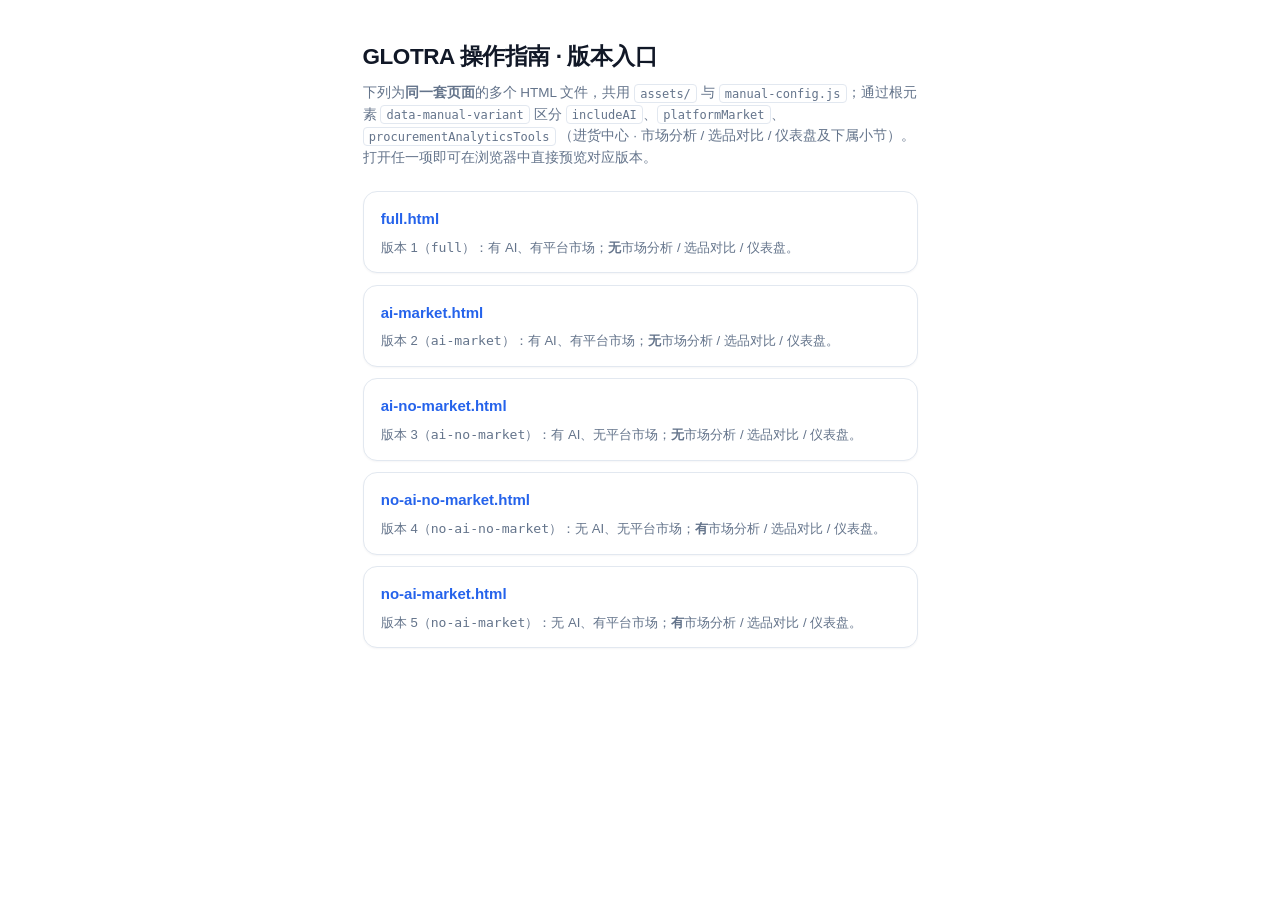
<file: docs_static/index.html>
<!DOCTYPE html>
<html lang="zh-CN">
  <head>
    <meta charset="utf-8" />
    <meta http-equiv="refresh" content="0; url=versions.html" />
    <title>GLOTRA 操作指南</title>
    <link rel="canonical" href="versions.html" />
  </head>
  <body>
    <p>正在跳转到 <a href="versions.html">版本入口</a>…</p>
    <p>若未自动跳转，请直接打开具体版本，例如 <a href="ai-market.html">ai-market.html</a>。</p>
  </body>
</html>
</file>
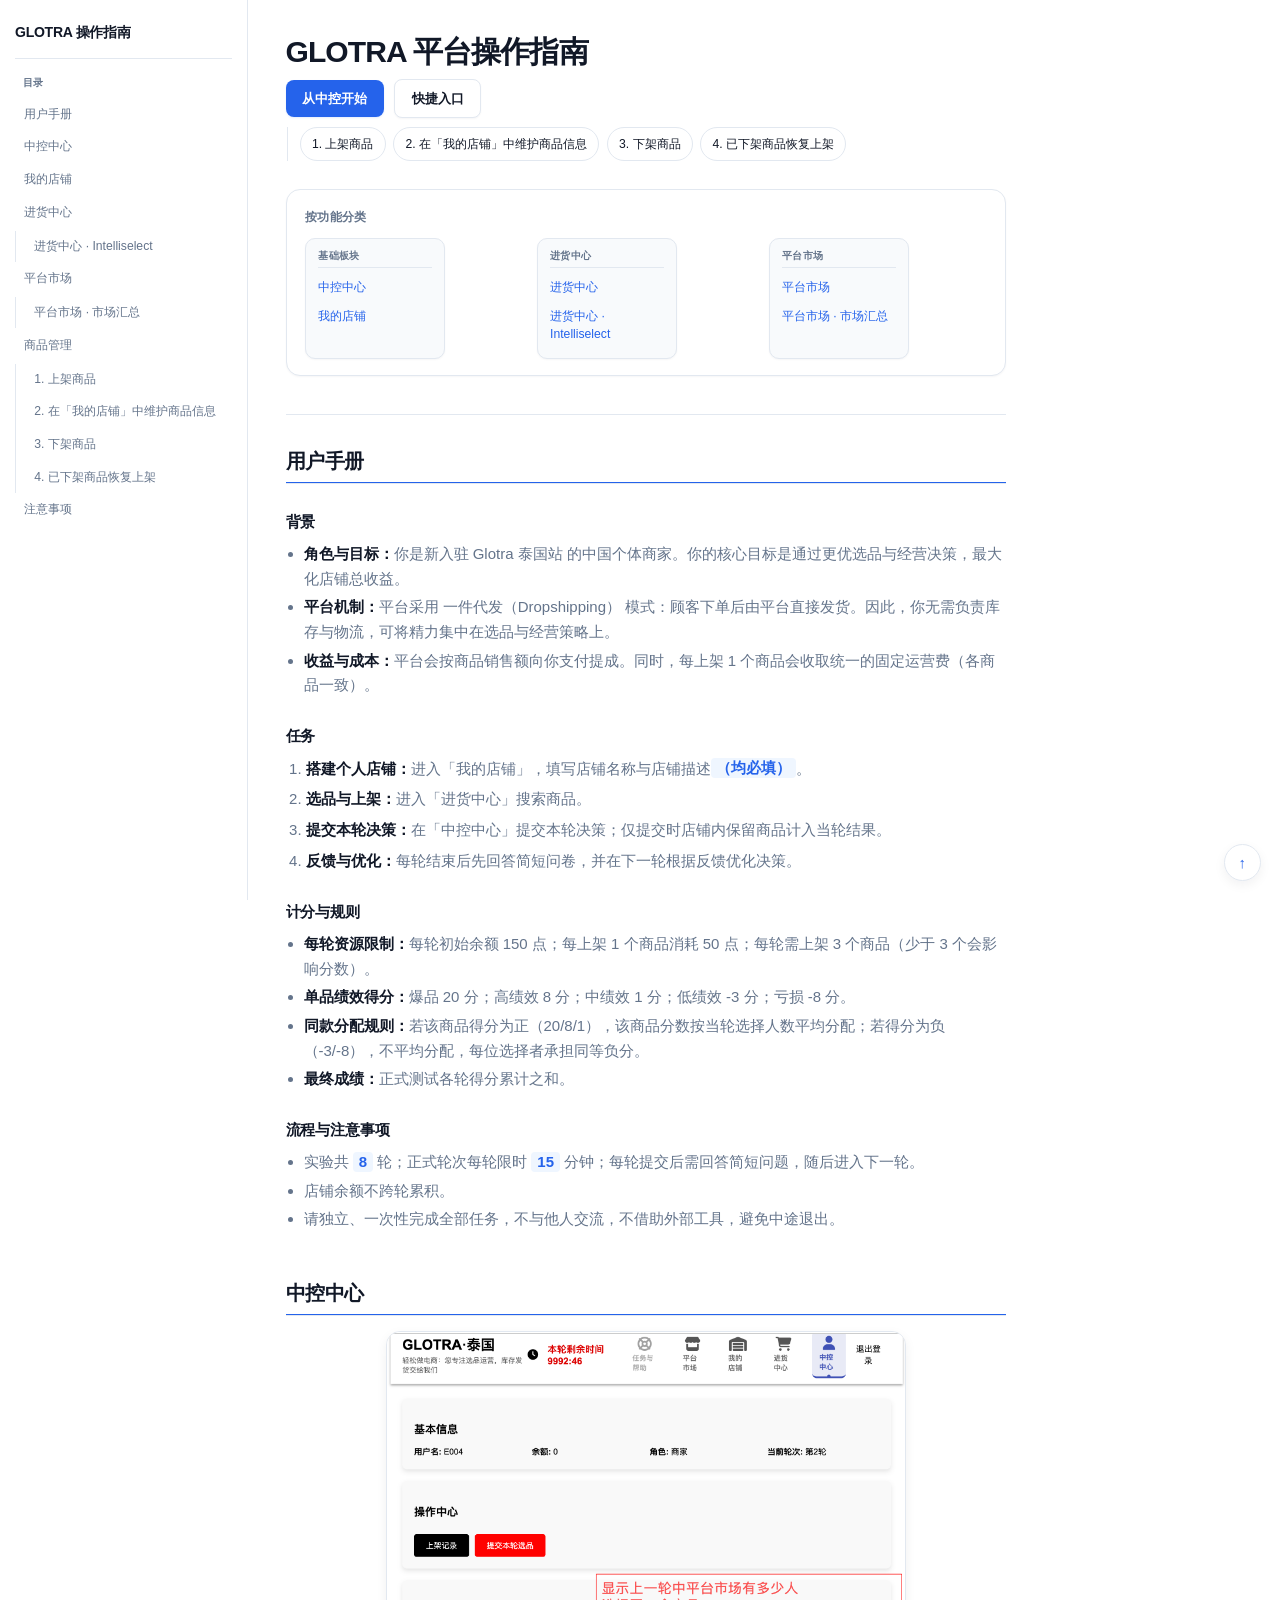
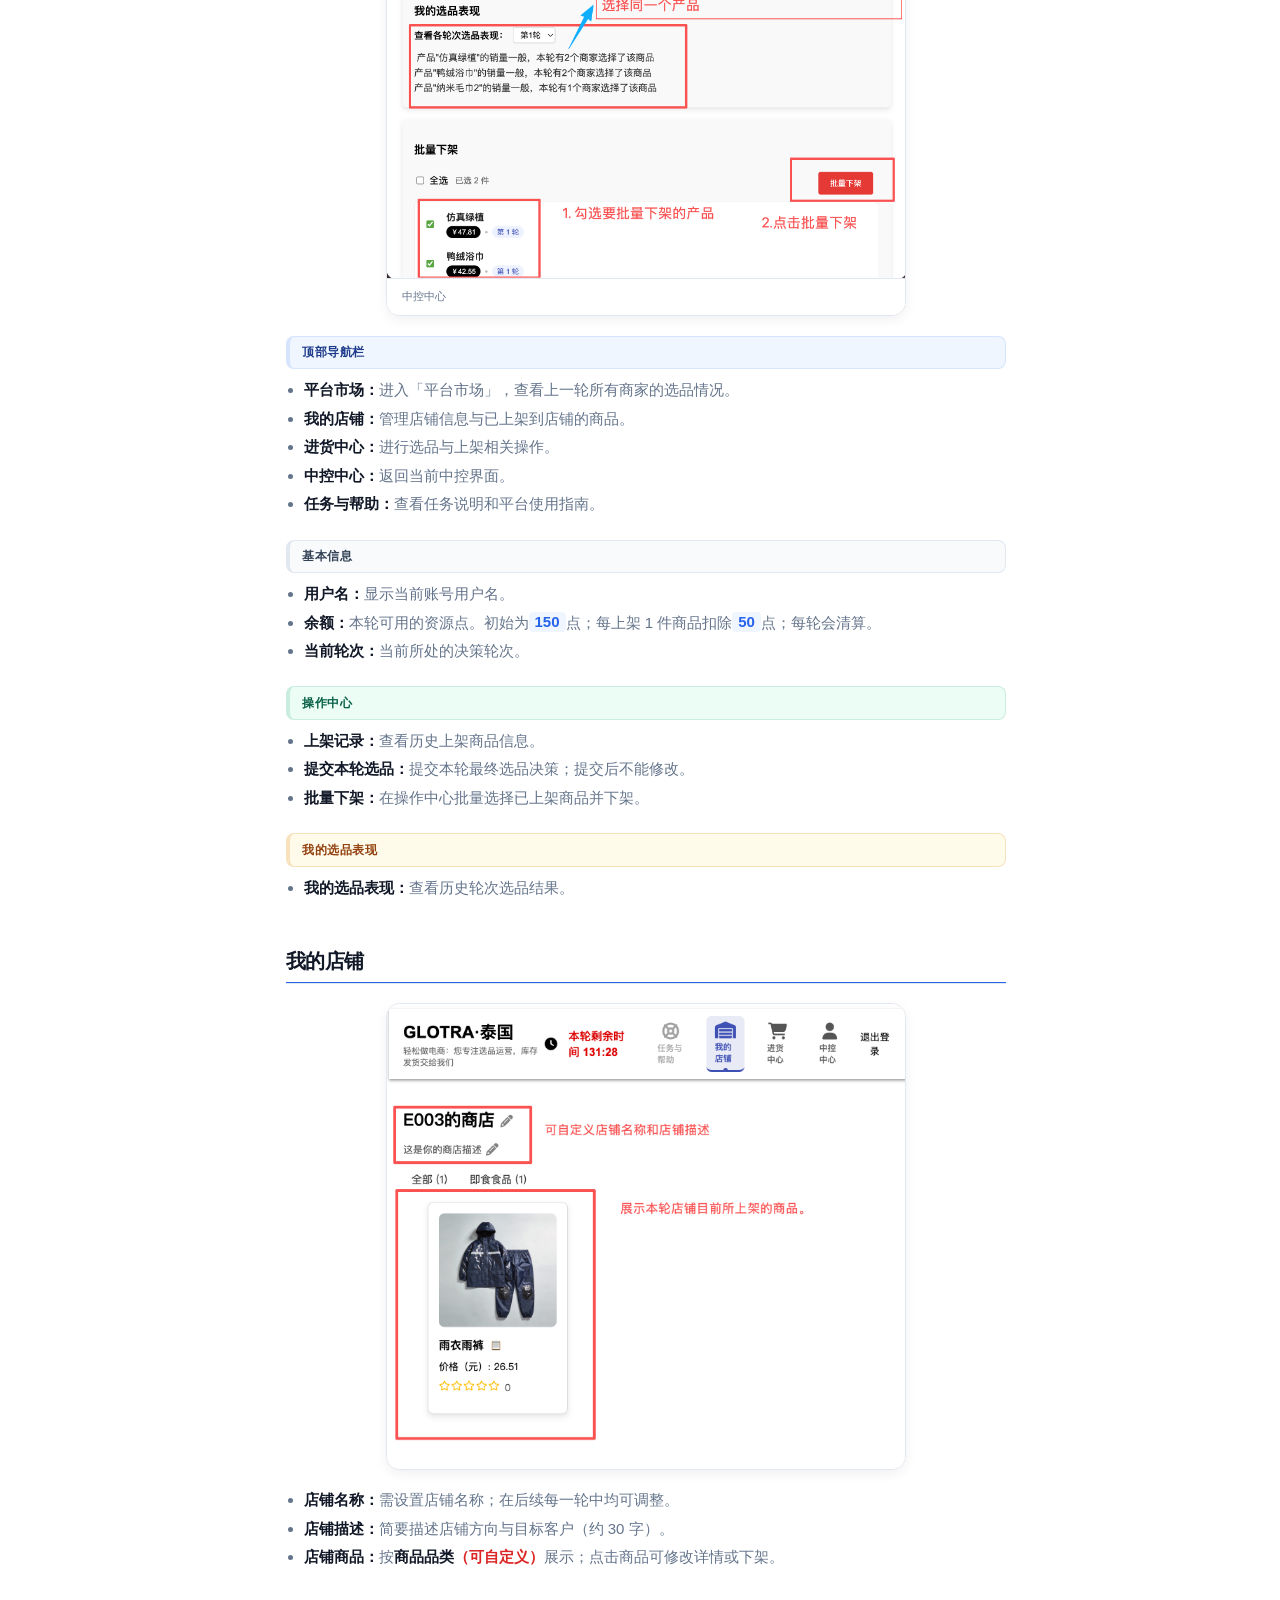
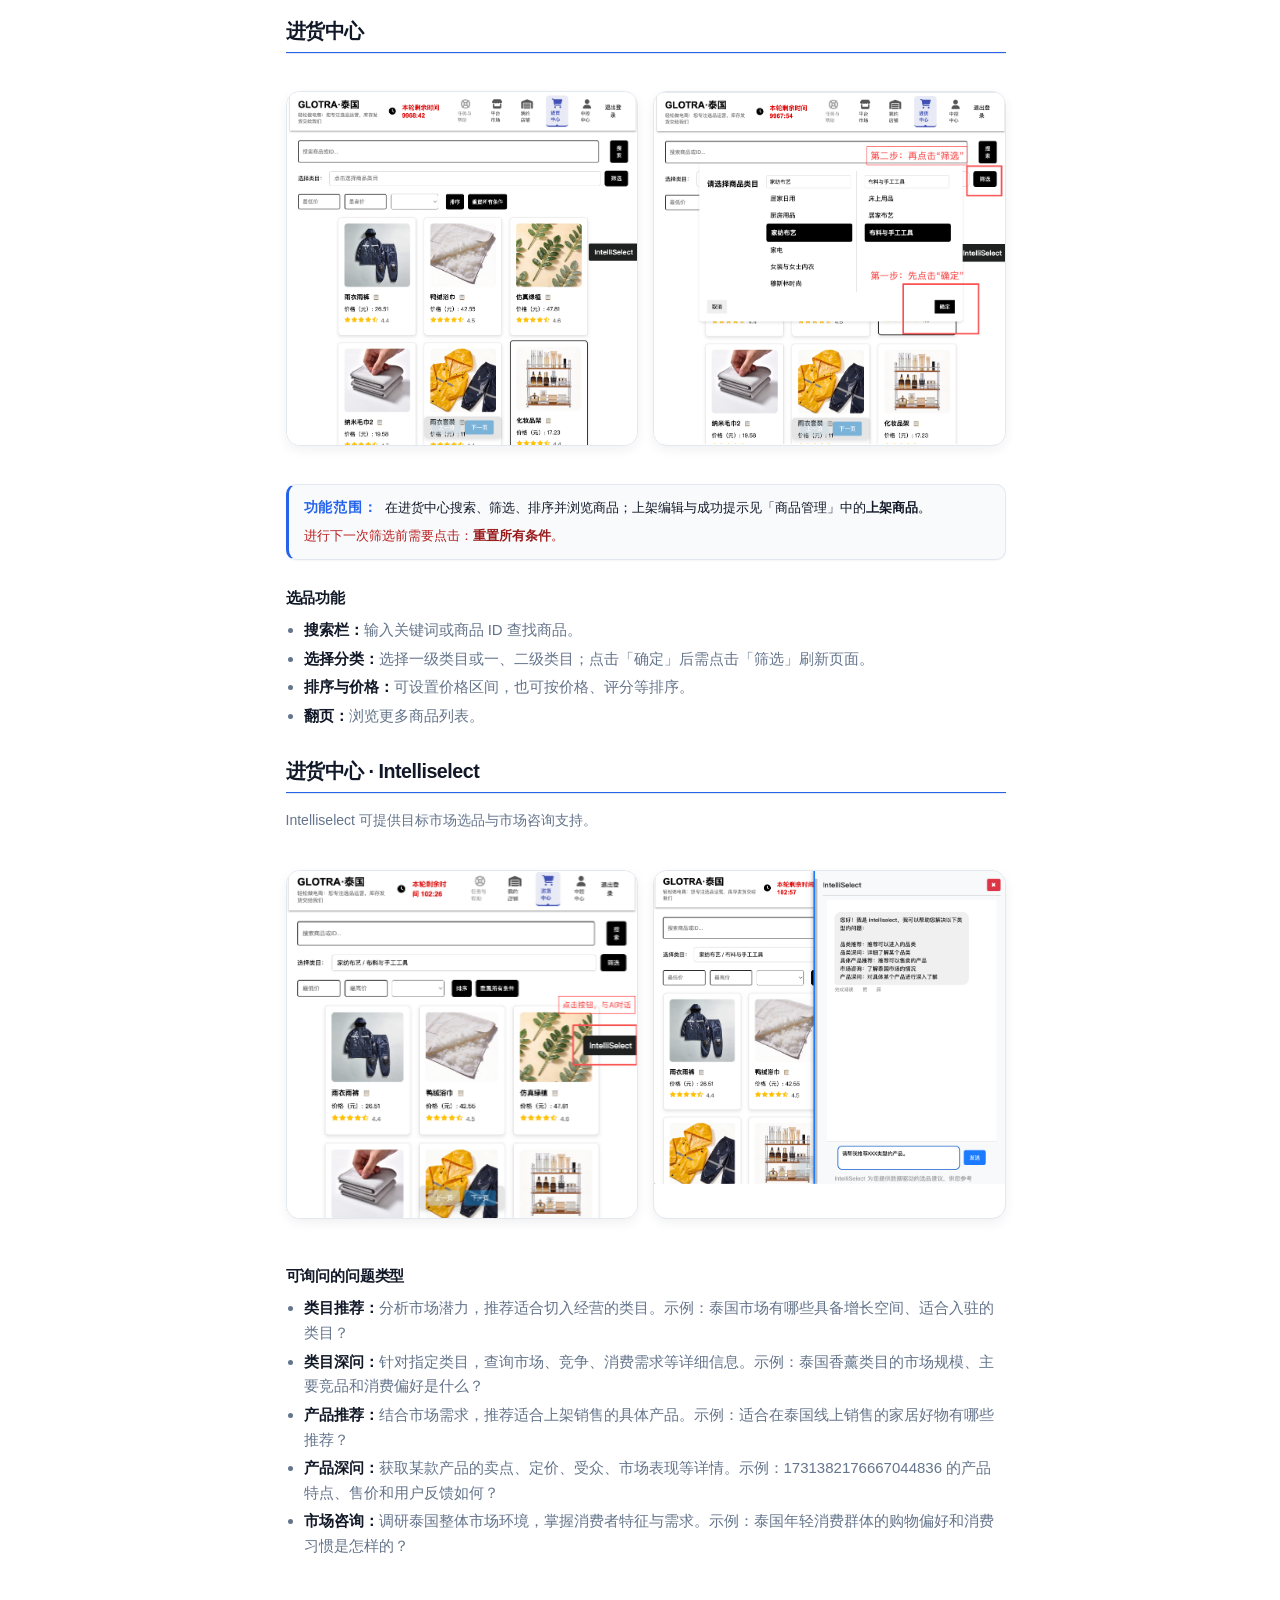
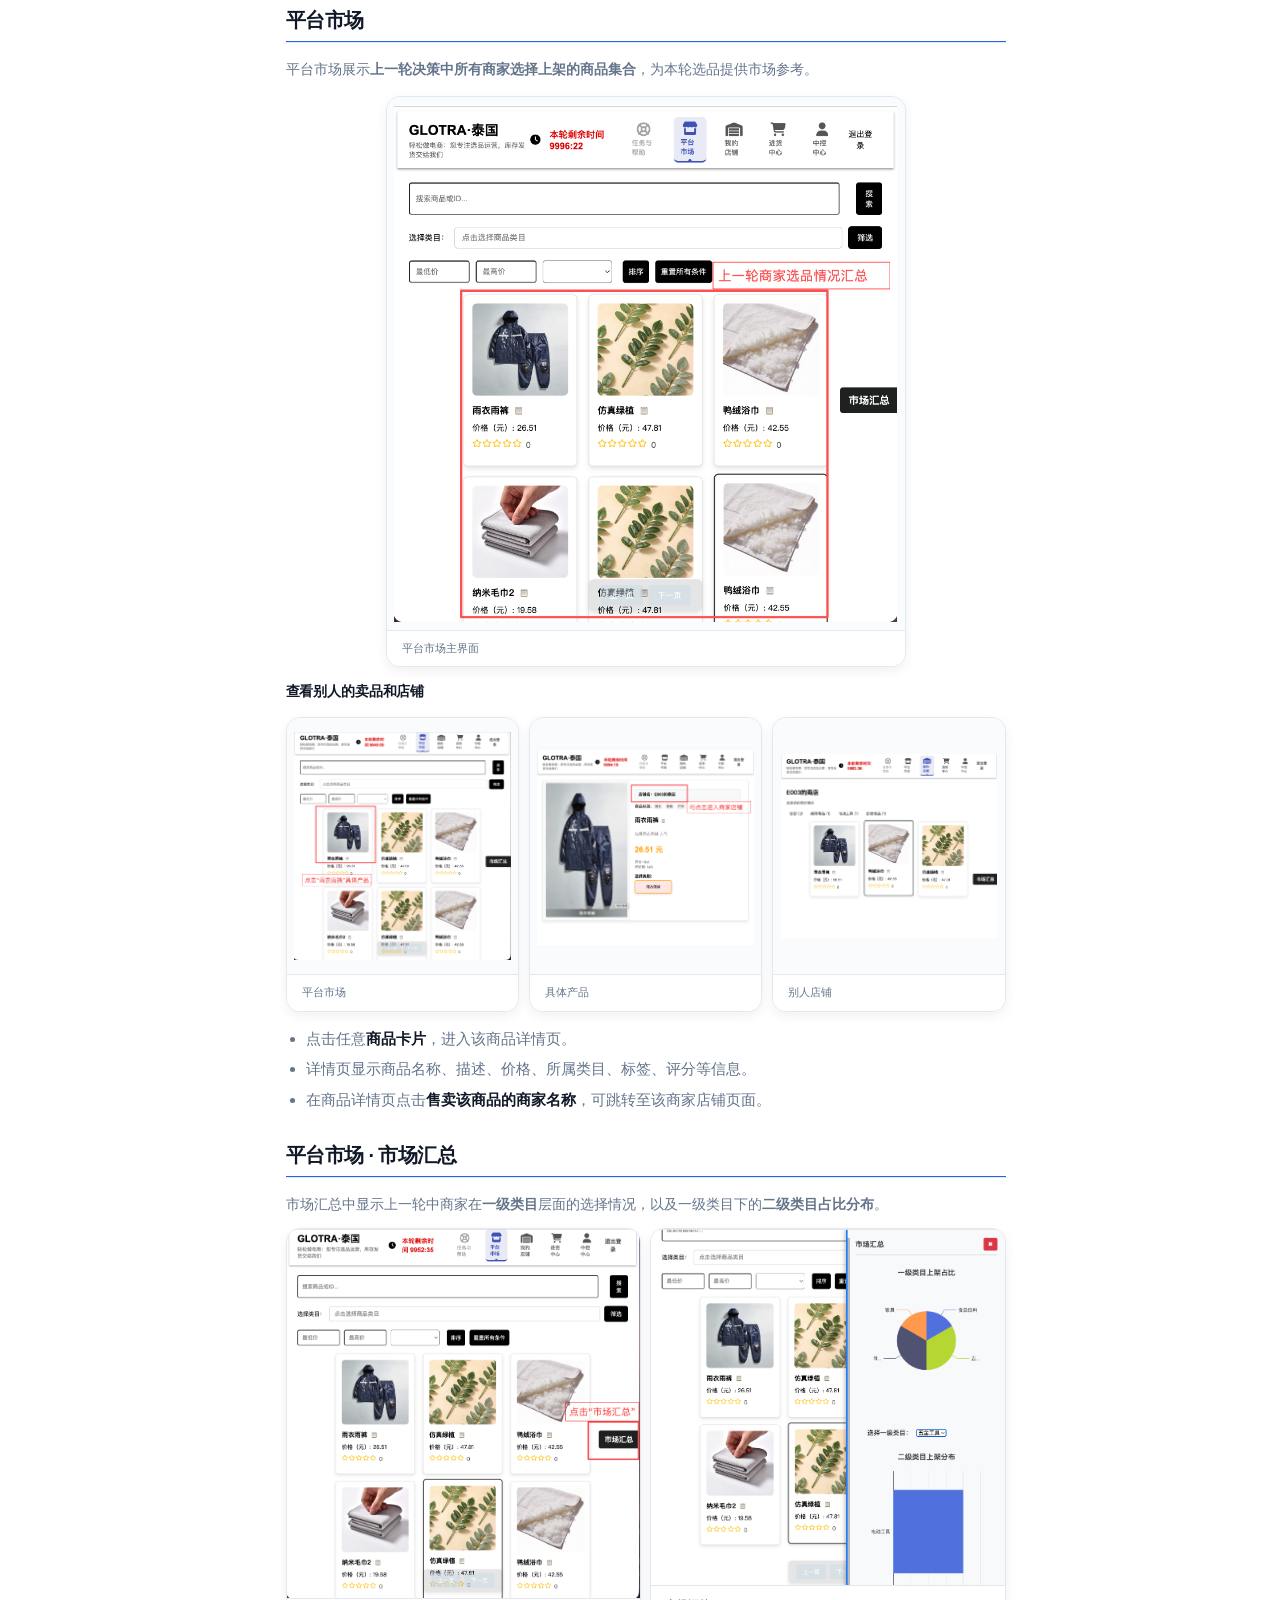
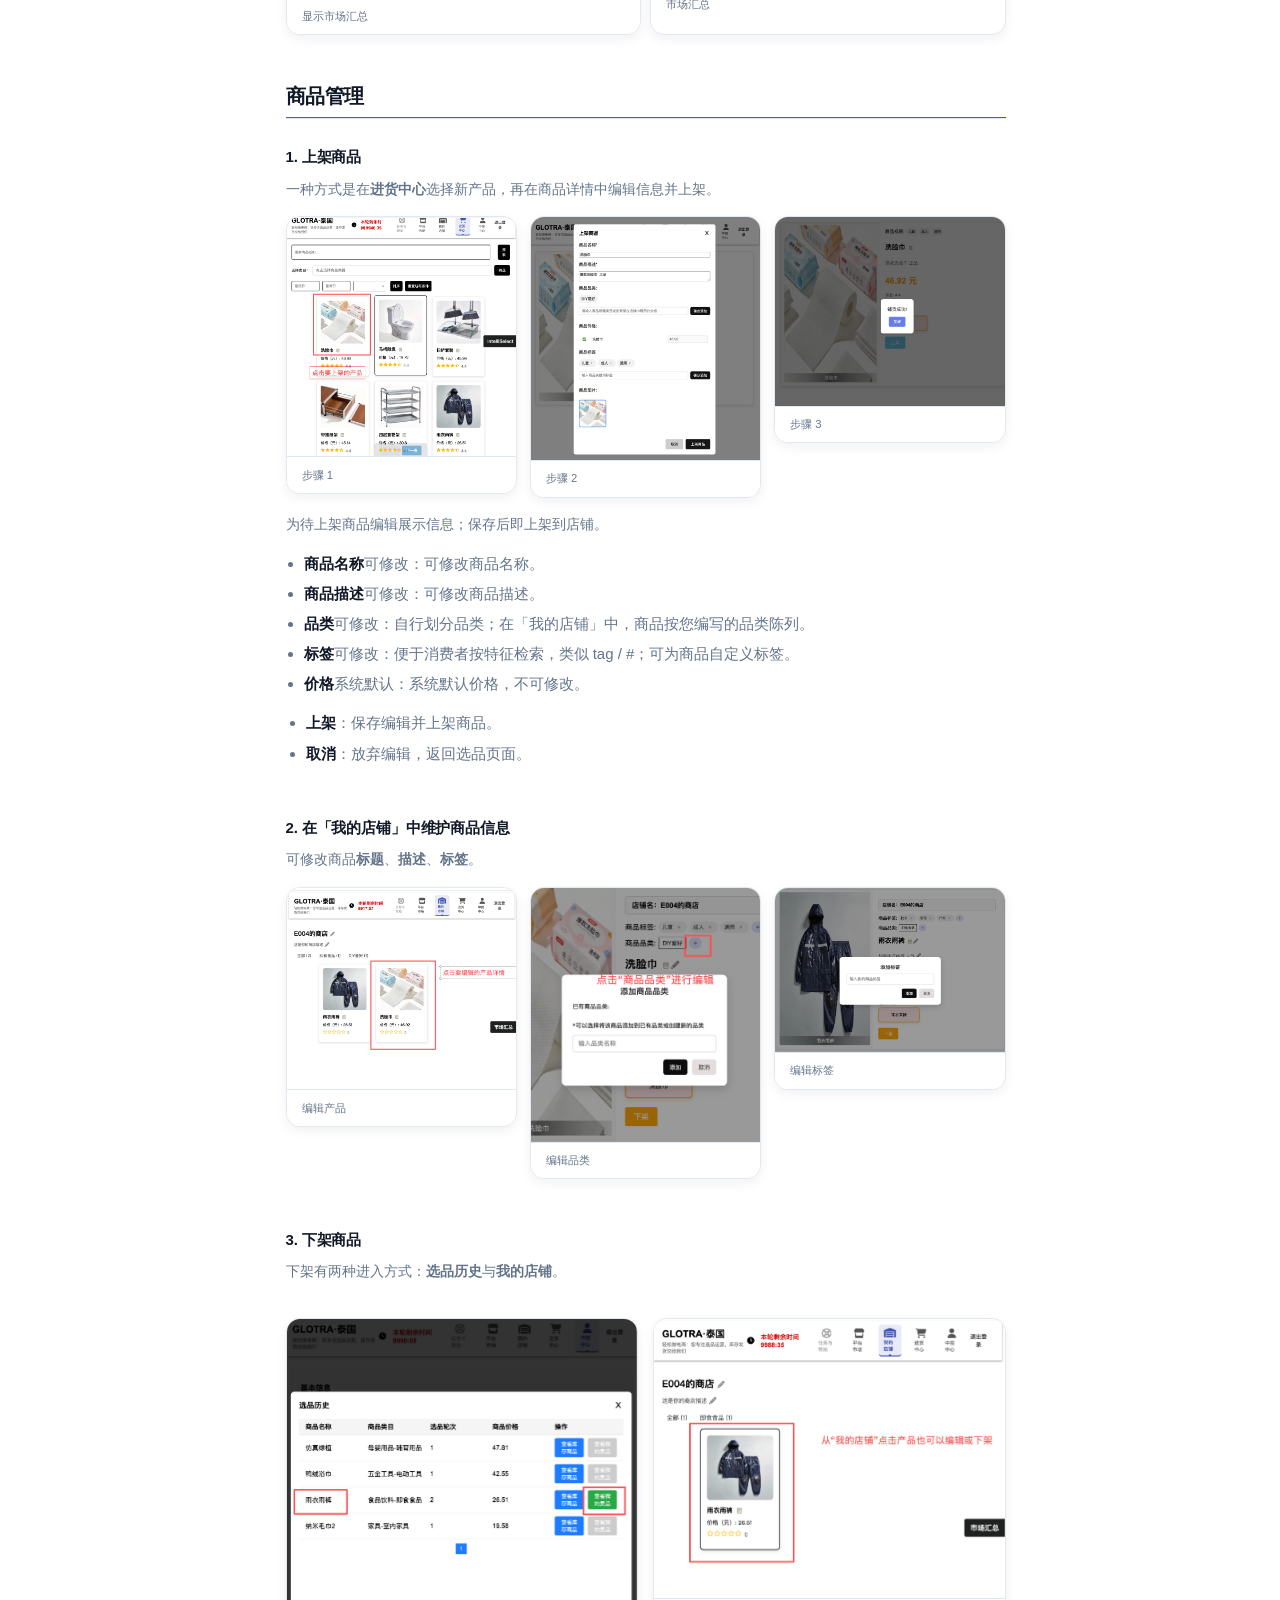
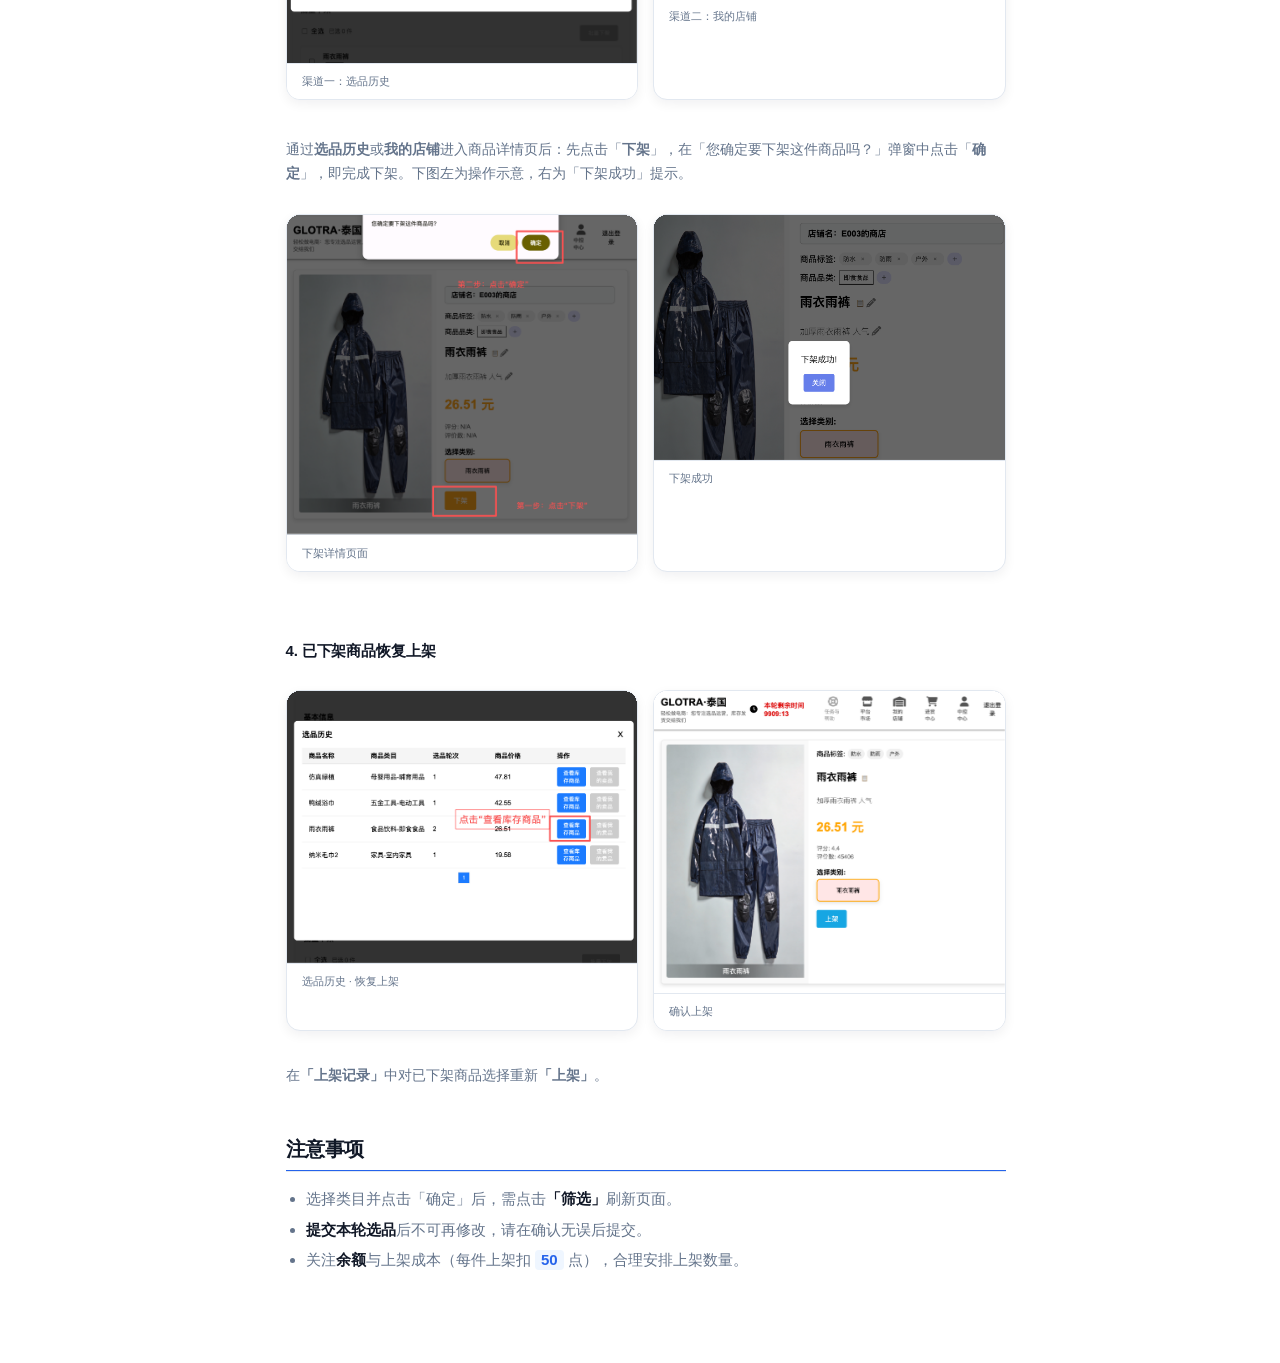
<file: docs_static/ai-market.html>
<!DOCTYPE html>
<html lang="zh-CN" data-manual-variant="ai-market">
  <head>
    <meta charset="utf-8" />
    <meta name="viewport" content="width=device-width, initial-scale=1" />
    <title>GLOTRA 平台操作指南</title>
    <link rel="stylesheet" href="assets/css/manual.css" />
  </head>
  <body>
    <div class="layout">
      <aside class="nav-wrap" id="navWrap" aria-label="页面导航">
        <div class="nav-brand">
          GLOTRA 操作指南
        </div>
        <nav aria-label="页面目录">
          <p class="nav-toc-label">目录</p>
          <ul class="nav-list" id="navList"></ul>
          <noscript>
            <p class="nav-noscript">请启用 JavaScript，侧栏目录将按正文标题自动生成。</p>
          </noscript>
        </nav>
      </aside>

      <main>
        <header class="hero" id="top">
          <h1>GLOTRA 平台操作指南</h1>
          <div class="hero-actions">
            <a class="btn btn-primary" href="#control">从中控开始</a>
            <a class="btn btn-ghost" href="#quick">快捷入口</a>
            <nav class="hero-actions__chips quick-links" aria-label="商品管理快捷入口">
              <a class="quick-link" href="#listing-edit">1. 上架商品</a>
              <a class="quick-link" href="#product-maintain">2. 在「我的店铺」中维护商品信息</a>
              <a class="quick-link" href="#product-delist">3. 下架商品</a>
              <a class="quick-link" href="#product-relist">4. 已下架商品恢复上架</a>
            </nav>
          </div>
          <div class="quick-groups" id="quick">
            <div class="quick-group quick-group--catalog">
              <h3>按功能分类</h3>
              <div class="quick-catalog quick-catalog--three" role="navigation" aria-label="按功能分类">
                <div class="quick-catalog__cluster">
                  <p class="quick-catalog__label">基础板块</p>
                  <ul class="quick-catalog__list">
                    <li><a class="quick-catalog__link" href="#control">中控中心</a></li>
                    <li><a class="quick-catalog__link" href="#shop">我的店铺</a></li>
                  </ul>
                </div>
                <div class="quick-catalog__cluster" data-manual="includeAI">
                  <p class="quick-catalog__label">进货中心</p>
                  <ul class="quick-catalog__list">
                    <li><a class="quick-catalog__link" href="#procurement">进货中心</a></li>
                    <li><a class="quick-catalog__link" href="#intelliselect">进货中心 · Intelliselect</a></li>
                  </ul>
                </div>
                <div class="quick-catalog__cluster" data-manual-not="includeAI">
                  <p class="quick-catalog__label">进货中心</p>
                  <ul class="quick-catalog__list">
                    <li><a class="quick-catalog__link" href="#procurement">进货中心</a></li>
                    <li><a class="quick-catalog__link" href="#procurement-market-analysis">进货中心 · 市场分析</a></li>
                    <li><a class="quick-catalog__link" href="#procurement-product-compare">进货中心 · 选品对比</a></li>
                    <li><a class="quick-catalog__link" href="#procurement-dashboard">进货中心 · 仪表盘</a></li>
                  </ul>
                </div>
                <div class="quick-catalog__cluster" data-manual="platformMarket">
                  <p class="quick-catalog__label">平台市场</p>
                  <ul class="quick-catalog__list">
                    <li><a class="quick-catalog__link" href="#market">平台市场</a></li>
                    <li><a class="quick-catalog__link" href="#market-stats">平台市场 · 市场汇总</a></li>
                  </ul>
                </div>
              </div>
            </div>
          </div>
        </header>

        <section id="handbook">
          <h2>用户手册</h2>
          <h3>背景</h3>
          <ul class="compact-items">
            <li><strong>角色与目标：</strong>你是新入驻 Glotra 泰国站 的中国个体商家。你的核心目标是通过更优选品与经营决策，最大化店铺总收益。</li>
            <li><strong>平台机制：</strong>平台采用 一件代发（Dropshipping） 模式：顾客下单后由平台直接发货。因此，你无需负责库存与物流，可将精力集中在选品与经营策略上。</li>
            <li><strong>收益与成本：</strong>平台会按商品销售额向你支付提成。同时，每上架 1 个商品会收取统一的固定运营费（各商品一致）。</li>
          </ul>

          <h3>任务</h3>
          <ol class="steps">
            <li><strong>搭建个人店铺：</strong>进入「我的店铺」，填写店铺名称与店铺描述<span class="manual-required-note">（均必填）</span>。</li>
            <li><strong>选品与上架：</strong>进入「进货中心」搜索商品。<span data-manual="procurementAnalytics">可使用市场分析、选品对比、仪表盘等工具辅助决策。</span></li>
            <li><strong>提交本轮决策：</strong>在「中控中心」提交本轮决策；仅提交时店铺内保留商品计入当轮结果。</li>
            <li><strong>反馈与优化：</strong>每轮结束后先回答简短问卷，并在下一轮根据反馈优化决策。</li>
          </ol>

          <h3>计分与规则</h3>
          <ul class="compact-items">
            <li><strong>每轮资源限制：</strong>每轮初始余额 150 点；每上架 1 个商品消耗 50 点；每轮需上架 3 个商品（少于 3 个会影响分数）。</li>
            <li><strong>单品绩效得分：</strong>爆品 20 分；高绩效 8 分；中绩效 1 分；低绩效 -3 分；亏损 -8 分。</li>
            <li><strong>同款分配规则：</strong>若该商品得分为正（20/8/1），该商品分数按当轮选择人数平均分配；若得分为负（-3/-8），不平均分配，每位选择者承担同等负分。</li>
            <li><strong>最终成绩：</strong>正式测试各轮得分累计之和。</li>
          </ul>

          <h3>流程与注意事项</h3>
          <ul class="compact-items">
            <li>实验共 <span data-manual-value="experimentRounds">5</span> 轮；正式轮次每轮限时 <span data-manual-value="roundTimeMinutes">20</span> 分钟；每轮提交后需回答简短问题，随后进入下一轮。</li>
            <li>店铺余额不跨轮累积。</li>
            <li>请独立、一次性完成全部任务，不与他人交流，不借助外部工具，避免中途退出。</li>
          </ul>
        </section>

        <!-- 中控 -->
        <section id="control">
          <h2>中控中心</h2>
          <figure class="figure control-center-figure">
            <img
              id="manualControlCenterImg"
              src="assets/images/中控中心_平台市场_绩效表现.png"
              alt="中控中心"
              loading="lazy"
              decoding="async"
            />
            <figcaption>中控中心</figcaption>
          </figure>

          <h3 class="control-h3 control-h3--nav">顶部导航栏</h3>
          <ul class="compact-items">
            <li data-manual="platformMarket"><strong>平台市场：</strong>进入「平台市场」，查看上一轮所有商家的选品情况。</li>
            <li><strong>我的店铺：</strong>管理店铺信息与已上架到店铺的商品。</li>
            <li><strong>进货中心：</strong>进行选品与上架相关操作。</li>
            <li><strong>中控中心：</strong>返回当前中控界面。</li>
            <li data-manual="controlNavTaskHelp"><strong>任务与帮助：</strong>查看任务说明和平台使用指南。</li>
          </ul>
          <h3 class="control-h3 control-h3--info">基本信息</h3>
          <ul class="compact-items">
            <li><strong>用户名：</strong>显示当前账号用户名。</li>
            <li><strong>余额：</strong>本轮可用的资源点。初始为<span data-manual-value="balanceInitial">150</span>点；每上架 1 件商品扣除<span data-manual-value="balancePerListing">50</span>点；每轮会清算。</li>
            <li><strong>当前轮次：</strong>当前所处的决策轮次。</li>
          </ul>
          <h3 class="control-h3 control-h3--ops">操作中心</h3>
          <ul class="compact-items">
            <li><strong>上架记录：</strong>查看历史上架商品信息。</li>
            <li><strong>提交本轮选品：</strong>提交本轮最终选品决策；提交后不能修改。</li>
            <li><strong>批量下架：</strong>在操作中心批量选择已上架商品并下架。</li>
          </ul>
          <h3 class="control-h3 control-h3--performance">我的选品表现</h3>
          <ul class="compact-items">
            <li><strong>我的选品表现：</strong>查看历史轮次选品结果。</li>
          </ul>
        </section>

        <!-- 我的店铺 -->
        <section id="shop">
          <h2>我的店铺</h2>
          <figure class="figure">
            <img src="assets/images/我的店铺.png" alt="我的店铺" loading="lazy" decoding="async" />
          </figure>
          <ul class="compact-items">
            <li><strong>店铺名称：</strong>需设置店铺名称；在后续每一轮中均可调整。</li>
            <li><strong>店铺描述：</strong>简要描述店铺方向与目标客户（约 30 字）。</li>
            <li><strong>店铺商品：</strong>按<strong>商品品类</strong><span class="manual-text-red">（可自定义）</span>展示；点击商品可修改详情或下架。</li>
          </ul>
        </section>

        <!-- 进货中心 -->
        <section id="procurement">
          <h2>进货中心</h2>
          <div class="procurement-figures">
            <div id="procurementDual" class="grid-2 procurement-figures__dual">
              <figure class="figure">
                <div class="figure-pair__media">
                  <img
                    id="manualProcurementImgMain"
                    class="figure-pair__img"
                    src="assets/images/进货中心_AI组.png"
                    alt="进货中心主界面"
                    loading="lazy"
                    decoding="async"
                  />
                  <div class="figure-pair__text" hidden>
                    <p class="figure-pair__note">左：进货中心主界面。若此栏无图，请将截图放入 <code>assets/images/</code> 对应文件后刷新。</p>
                  </div>
                </div>
              </figure>
              <figure class="figure">
                <div class="figure-pair__media">
                  <img
                    id="manualProcurementImgCategory"
                    class="figure-pair__img"
                    src="assets/images/进货中心_品类筛选_AI组.png"
                    alt="品类筛选"
                    loading="lazy"
                    decoding="async"
                  />
                  <div class="figure-pair__text" hidden>
                    <p class="figure-pair__note">右：品类筛选。若此栏无图，请将截图放入 <code>assets/images/</code> 对应文件后刷新。</p>
                  </div>
                </div>
              </figure>
            </div>
            <figure id="procurementSingle" class="figure" hidden>
              <img id="manualProcurementImgSingle" src="assets/images/进货中心_无AI_平台市场组.png" alt="进货中心" loading="lazy" decoding="async" />
            </figure>
          </div>
          <div class="section-capabilities">
            <div class="section-capabilities__line">
              <span class="section-capabilities__label">功能范围：</span>
              <p class="section-capabilities__text">在进货中心搜索、筛选、排序并浏览商品；上架编辑与成功提示见「商品管理」中的<strong>上架商品</strong>。</p>
            </div>
            <p class="procurement-attention procurement-attention--in-capabilities">进行下一次筛选前需要点击：<strong>重置所有条件</strong>。</p>
          </div>

          <h3>选品功能</h3>
          <ul class="compact-items">
            <li><strong>搜索栏：</strong>输入关键词或商品 ID 查找商品。</li>
            <li><strong>选择分类：</strong>选择一级类目或一、二级类目；点击「确定」后需点击「筛选」刷新页面。</li>
            <li><strong>排序与价格：</strong>可设置价格区间，也可按价格、评分等排序。</li>
            <li><strong>翻页：</strong>浏览更多商品列表。</li>
          </ul>

          <section id="procurement-market-analysis" data-manual="procurementAnalytics">
            <h3>进货中心 · 市场分析</h3>
            <p class="lead">在进货中心查看与市场相关的分析数据与趋势，辅助选品决策。</p>
            <figure class="figure">
              <div class="figure-pair__media">
                <img
                  class="figure-pair__img"
                  src="assets/images/进货中心_市场分析.png"
                  alt="进货中心 · 市场分析"
                  loading="lazy"
                  decoding="async"
                />
                <div class="figure-pair__text" hidden>
                  <p class="figure-pair__note">
                    若此栏无图，请将截图放入 <code>/Users/elaine_pro/Dropbox/Research Projects/1_AIVL_2025/AIVL_Sharing/Experiment materials/code/docs_static/assets/images/进货中心_市场分析.png</code> 后刷新。
                  </p>
                </div>
              </div>
            </figure>
          </section>

          <section id="procurement-product-compare" data-manual="procurementAnalytics">
            <h3>进货中心 · 选品对比</h3>
            <p class="lead">对比不同候选商品的关键信息，便于筛选与决策。</p>
            <figure class="figure">
              <div class="figure-pair__media">
                <img
                  class="figure-pair__img"
                  src="assets/images/进货中心_选品对比.png"
                  alt="进货中心 · 选品对比"
                  loading="lazy"
                  decoding="async"
                />
                <div class="figure-pair__text" hidden>
                  <p class="figure-pair__note">
                    若此栏无图，请将截图放入 <code>assets/images/进货中心_选品对比.png</code> 后刷新。
                  </p>
                </div>
              </div>
            </figure>
          </section>

          <section id="procurement-dashboard" data-manual="procurementAnalytics">
            <h3>进货中心 · 仪表盘</h3>
            <figure class="figure">
              <div class="figure-pair__media">
                <img
                  class="figure-pair__img"
                  src="assets/images/进货中心_仪表盘.png"
                  alt="进货中心 · 仪表盘"
                  loading="lazy"
                  decoding="async"
                />
              </div>
            </figure>
          <section id="dashboard-market-overview">
            <h3>仪表盘 · 市场概况</h3>
            <p class="lead">总览市场行情与关键指标，把握整体选品环境。</p>
            <div class="grid-2 procurement-figures__dual">
              <figure class="figure">
                <div class="figure-pair__media">
                  <img
                    class="figure-pair__img"
                    src="assets/images/进货中心_仪表盘_市场概况1.png"
                    alt="仪表盘 · 市场概况 1"
                    loading="lazy"
                    decoding="async"
                  />
                </div>
              </figure>
              <figure class="figure">
                <div class="figure-pair__media">
                  <img
                    class="figure-pair__img"
                    src="assets/images/进货中心_仪表盘_市场概况2.png"
                    alt="仪表盘 · 市场概况 2"
                    loading="lazy"
                    decoding="async"
                  />
                </div>
              </figure>
            </div>
          </section>
          <section id="dashboard-hot-products">
            <h3>仪表盘 · 热门产品</h3>
            <p class="lead">查看当前热门商品与趋势，辅助发现机会品类或单品。</p>
            <div class="grid-2 procurement-figures__dual">
              <figure class="figure">
                <div class="figure-pair__media">
                  <img
                    class="figure-pair__img"
                    src="assets/images/进货中心_仪表盘_热门产品1.png"
                    alt="仪表盘 · 热门产品 1"
                    loading="lazy"
                    decoding="async"
                  />
                </div>
              </figure>
              <figure class="figure">
                <div class="figure-pair__media">
                  <img
                    class="figure-pair__img"
                    src="assets/images/进货中心_仪表盘_热门产品2.png"
                    alt="仪表盘 · 热门产品 2"
                    loading="lazy"
                    decoding="async"
                  />
                </div>
              </figure>
            </div>
          </section>

          <section id="dashboard-product-trajectory">
              <h3>仪表盘 · 单品轨迹</h3>
              <p class="lead">跟踪指定商品的表现与变化轨迹，支持单品层面的复盘与决策。</p>
              <figure class="figure">
                <div class="figure-pair__media">
                  <img
                    class="figure-pair__img"
                    src="assets/images/进货中心_仪表盘_单品轨迹.png"
                    alt="仪表盘 · 单品轨迹"
                    loading="lazy"
                    decoding="async"
                  />
                  <div class="figure-pair__text" hidden>
                    <p class="figure-pair__note">
                      若此栏无图，请将截图放入 <code>assets/images/进货中心_仪表盘_单品轨迹.png</code> 后刷新。
                    </p>
                  </div>
                </div>
              </figure>
            </section>
          </section>

          <!-- 进货中心下一级：Intelliselect（由 MANUAL_CONFIG.includeAI 控制是否展示） -->
          <section id="intelliselect" data-manual="includeAI">
            <h3 class="procurement-intelliselect-title">进货中心 · Intelliselect</h3>
            <p class="lead">Intelliselect 可提供目标市场选品与市场咨询支持。</p>
            <div class="procurement-figures">
              <div class="grid-2 procurement-figures__dual">
                <figure class="figure">
                  <div class="figure-pair__media">
                    <img class="figure-pair__img" src="assets/images/AI对话进入.png" alt="进入 Intelliselect" loading="lazy" decoding="async" />
                    <div class="figure-pair__text" hidden>
                      <p class="figure-pair__note">左：进入 Intelliselect。若此栏无图，请将截图放入 <code>assets/images/</code> 对应文件后刷新。</p>
                    </div>
                  </div>
                </figure>
                <figure class="figure">
                  <div class="figure-pair__media">
                    <img class="figure-pair__img" src="assets/images/AI对话界面.png" alt="AI 对话界面" loading="lazy" decoding="async" />
                    <div class="figure-pair__text" hidden>
                      <p class="figure-pair__note">右：AI 对话界面。若此栏无图，请将截图放入 <code>assets/images/</code> 对应文件后刷新。</p>
                    </div>
                  </div>
                </figure>
              </div>
            </div>

            <h3>可询问的问题类型</h3>
            <ul class="compact-items">
              <li><strong>类目推荐：</strong>分析市场潜力，推荐适合切入经营的类目。示例：泰国市场有哪些具备增长空间、适合入驻的类目？</li>
              <li><strong>类目深问：</strong>针对指定类目，查询市场、竞争、消费需求等详细信息。示例：泰国香薰类目的市场规模、主要竞品和消费偏好是什么？</li>
              <li><strong>产品推荐：</strong>结合市场需求，推荐适合上架销售的具体产品。示例：适合在泰国线上销售的家居好物有哪些推荐？</li>
              <li><strong>产品深问：</strong>获取某款产品的卖点、定价、受众、市场表现等详情。示例：1731382176667044836 的产品特点、售价和用户反馈如何？</li>
              <li><strong>市场咨询：</strong>调研泰国整体市场环境，掌握消费者特征与需求。示例：泰国年轻消费群体的购物偏好和消费习惯是怎样的？</li>
            </ul>
          </section>
        </section>

        <!-- 平台市场 -->
        <section id="market" data-manual="platformMarket">
          <h2>平台市场</h2>
          <p class="lead">
            平台市场展示<strong>上一轮决策中所有商家选择上架的商品集合</strong>，为本轮选品提供市场参考。
          </p>
          <figure class="figure market-section-overview">
            <div class="figure-pair__media market-triple__media">
              <img
                class="figure-pair__img"
                src="assets/images/平台市场.png"
                alt="平台市场主界面"
                loading="lazy"
                decoding="async"
              />
            </div>
            <figcaption>平台市场主界面</figcaption>
          </figure>
          <p class="market-triple-subtitle">查看别人的卖品和店铺</p>
          <div class="market-triple-stack">
            <figure class="figure">
              <div class="figure-pair__media market-triple__media">
                <img
                  class="figure-pair__img"
                  src="assets/images/平台市场_准备具体产品.png"
                  alt="平台市场"
                  loading="lazy"
                  decoding="async"
                />
              </div>
              <figcaption>平台市场</figcaption>
            </figure>
            <div class="grid-2 market-triple-rest">
              <figure class="figure">
                <div class="figure-pair__media market-triple__media">
                  <img
                    class="figure-pair__img"
                    src="assets/images/平台市场_具体产品.png"
                    alt="具体产品"
                    loading="lazy"
                    decoding="async"
                  />
                </div>
                <figcaption>具体产品</figcaption>
              </figure>
              <figure class="figure">
                <div class="figure-pair__media market-triple__media">
                  <img
                    class="figure-pair__img"
                    src="assets/images/平台市场_别人店铺.png"
                    alt="别人店铺"
                    loading="lazy"
                    decoding="async"
                  />
                </div>
                <figcaption>别人店铺</figcaption>
              </figure>
            </div>
          </div>
          <ul class="steps">
            <li>点击任意<strong>商品卡片</strong>，进入该商品详情页。</li>
            <li>详情页显示商品名称、描述、价格、所属类目、标签、评分等信息。</li>
            <li>在商品详情页点击<strong>售卖该商品的商家名称</strong>，可跳转至该商家店铺页面。</li>
          </ul>

          <!-- 平台市场下一级：市场汇总 / 榜单 -->
          <section id="market-stats">
            <h3 class="market-stats-heading">平台市场 · 市场汇总</h3>
            <p class="lead market-stats-blurb">
              市场汇总中显示上一轮中商家在<strong>一级类目</strong>层面的选择情况，以及一级类目下的<strong>二级类目占比分布</strong>。
            </p>
            <div class="grid-2 market-stats-images">
              <figure class="figure">
                <img
                  src="assets/images/平台市场_显示市场汇总.png"
                  alt="显示市场汇总入口"
                  loading="lazy"
                  decoding="async"
                />
                <figcaption>显示市场汇总</figcaption>
              </figure>
              <figure class="figure">
                <img
                  src="assets/images/平台市场_市场汇总.png"
                  alt="平台市场 · 市场汇总"
                  loading="lazy"
                  decoding="async"
                />
                <figcaption>市场汇总</figcaption>
              </figure>
            </div>
          </section>
        </section>

        <!-- 商品管理 -->
        <section id="products">
          <h2>商品管理</h2>

          <section id="listing-edit">
            <h3>1. 上架商品</h3>
            <p class="lead">一种方式是在<strong>进货中心</strong>选择新产品，再在商品详情中编辑信息并上架。</p>
            <div class="grid-3 listing-edit-figures listing-edit-figures--listing">
              <figure class="figure">
                <div class="figure-pair__media">
                  <img
                    class="figure-pair__img"
                    src="assets/images/进货中心_AI组_平台市场_1.png"
                    alt="上架流程 步骤 1"
                    loading="lazy"
                    decoding="async"
                  />
                  <div class="figure-pair__text" hidden>
                    <p class="figure-pair__note">
                      步骤 1。若此栏无图，请将截图放入
                      <code>assets/images/进货中心_AI组_平台市场_1.png</code> 后刷新。
                    </p>
                  </div>
                </div>
                <figcaption>步骤 1</figcaption>
              </figure>
              <figure class="figure">
                <div class="figure-pair__media">
                  <img
                    class="figure-pair__img"
                    src="assets/images/进货中心_AI组_平台市场_2.png"
                    alt="上架流程 步骤 2"
                    loading="lazy"
                    decoding="async"
                  />
                  <div class="figure-pair__text" hidden>
                    <p class="figure-pair__note">
                      步骤 2。若此栏无图，请将截图放入
                      <code>assets/images/进货中心_AI组_平台市场_2.png</code> 后刷新。
                    </p>
                  </div>
                </div>
                <figcaption>步骤 2</figcaption>
              </figure>
              <figure class="figure">
                <div class="figure-pair__media">
                  <img
                    class="figure-pair__img"
                    src="assets/images/进货中心_AI组_平台市场_3.png"
                    alt="上架流程 步骤 3"
                    loading="lazy"
                    decoding="async"
                  />
                  <div class="figure-pair__text" hidden>
                    <p class="figure-pair__note">
                      步骤 3。若此栏无图，请将截图放入
                      <code>assets/images/进货中心_AI组_平台市场_3.png</code> 后刷新。
                    </p>
                  </div>
                </div>
                <figcaption>步骤 3</figcaption>
              </figure>
            </div>
            <p class="lead">为待上架商品编辑展示信息；保存后即上架到店铺。</p>

            <ul class="compact-items compact-items-inline">
              <li>
                <strong>商品名称</strong>可修改：可修改商品名称。
              </li>
              <li>
                <strong>商品描述</strong>可修改：可修改商品描述。
              </li>
              <li>
                <strong>品类</strong>可修改：自行划分品类；在「我的店铺」中，商品按您编写的品类陈列。
              </li>
              <li>
                <strong>标签</strong>可修改：便于消费者按特征检索，类似 tag / #；可为商品自定义标签。
              </li>
              <li>
                <strong>价格</strong>系统默认：系统默认价格，不可修改。
              </li>
            </ul>
            <ul class="steps">
              <li><strong>上架</strong>：保存编辑并上架商品。</li>
              <li><strong>取消</strong>：放弃编辑，返回选品页面。</li>
            </ul>
          </section>

          <section id="product-maintain">
            <h3>2. 在「我的店铺」中维护商品信息</h3>
            <p class="lead">可修改商品<strong>标题</strong>、<strong>描述</strong>、<strong>标签</strong>。</p>
            <div class="grid-3 listing-edit-figures listing-edit-figures--listing product-maintain-figures">
              <figure class="figure">
                <div class="figure-pair__media">
                  <img
                    class="figure-pair__img"
                    src="assets/images/我的店铺_编辑产品1.png"
                    alt="我的店铺：编辑产品"
                    loading="lazy"
                    decoding="async"
                  />
                  <div class="figure-pair__text" hidden>
                    <p class="figure-pair__note">
                      编辑产品。若此栏无图，请将截图放入
                      <code>assets/images/我的店铺_编辑产品1.png</code> 后刷新。
                    </p>
                  </div>
                </div>
                <figcaption>编辑产品</figcaption>
              </figure>
              <figure class="figure">
                <div class="figure-pair__media">
                  <img
                    class="figure-pair__img"
                    src="assets/images/我的店铺_编辑品类2.png"
                    alt="我的店铺：编辑品类"
                    loading="lazy"
                    decoding="async"
                  />
                  <div class="figure-pair__text" hidden>
                    <p class="figure-pair__note">
                      编辑品类。若此栏无图，请将截图放入
                      <code>assets/images/我的店铺_编辑品类2.png</code> 后刷新。
                    </p>
                  </div>
                </div>
                <figcaption>编辑品类</figcaption>
              </figure>
              <figure class="figure">
                <div class="figure-pair__media">
                  <img
                    class="figure-pair__img"
                    src="assets/images/我的店铺_编辑标签3.png"
                    alt="我的店铺：编辑标签"
                    loading="lazy"
                    decoding="async"
                  />
                  <div class="figure-pair__text" hidden>
                    <p class="figure-pair__note">
                      编辑标签。若此栏无图，请将截图放入
                      <code>assets/images/我的店铺_编辑标签3.png</code> 后刷新。
                    </p>
                  </div>
                </div>
                <figcaption>编辑标签</figcaption>
              </figure>
            </div>
          </section>

          <section id="product-delist">
            <h3>3. 下架商品</h3>
            <p class="lead">下架有两种进入方式：<strong>选品历史</strong>与<strong>我的店铺</strong>。</p>
            <div class="grid-2 listing-edit-figures">
              <figure class="figure">
                <div class="figure-pair__media">
                  <img
                    class="figure-pair__img"
                    src="assets/images/选品历史.png"
                    alt="渠道一：选品历史"
                    loading="lazy"
                    decoding="async"
                  />
                  <div class="figure-pair__text" hidden>
                    <p class="figure-pair__note">渠道一：选品历史。若此栏无图，请将截图放入 <code>assets/images/选品历史.png</code> 后刷新。</p>
                  </div>
                </div>
                <figcaption>渠道一：选品历史</figcaption>
              </figure>
              <figure class="figure">
                <div class="figure-pair__media">
                  <img
                    class="figure-pair__img"
                    src="assets/images/我的店铺_下架.png"
                    alt="渠道二：我的店铺"
                    loading="lazy"
                    decoding="async"
                  />
                  <div class="figure-pair__text" hidden>
                    <p class="figure-pair__note">渠道二：我的店铺。若此栏无图，请将截图放入 <code>assets/images/我的店铺_下架.png</code> 后刷新。</p>
                  </div>
                </div>
                <figcaption>渠道二：我的店铺</figcaption>
              </figure>
            </div>
            <p class="lead product-delist-steps-intro">
              通过<strong>选品历史</strong>或<strong>我的店铺</strong>进入商品详情页后：先点击「<strong>下架</strong>」，在「您确定要下架这件商品吗？」弹窗中点击「<strong>确定</strong>」，即完成下架。下图左为操作示意，右为「下架成功」提示。
            </p>
            <div class="grid-2 listing-edit-figures product-delist-followup">
              <figure class="figure">
                <div class="figure-pair__media">
                  <img
                    class="figure-pair__img"
                    src="assets/images/商品下架.png"
                    alt="下架详情页面"
                    loading="lazy"
                    decoding="async"
                  />
                  <div class="figure-pair__text" hidden>
                    <p class="figure-pair__note">下架详情页面。若此栏无图，请将截图放入 <code>assets/images/商品下架.png</code> 后刷新。</p>
                  </div>
                </div>
                <figcaption>下架详情页面</figcaption>
              </figure>
              <figure class="figure">
                <div class="figure-pair__media">
                  <img
                    class="figure-pair__img"
                    src="assets/images/下架成功.png"
                    alt="下架成功"
                    loading="lazy"
                    decoding="async"
                  />
                  <div class="figure-pair__text" hidden>
                    <p class="figure-pair__note">下架成功。若此栏无图，请将截图放入 <code>assets/images/下架成功.png</code> 后刷新。</p>
                  </div>
                </div>
                <figcaption>下架成功</figcaption>
              </figure>
            </div>
          </section>

          <section id="product-relist">
            <h3>4. 已下架商品恢复上架</h3>
            <div class="grid-2 listing-edit-figures product-relist-figures">
              <figure class="figure">
                <div class="figure-pair__media">
                  <img
                    class="figure-pair__img"
                    src="assets/images/选品历史_恢复上架.png"
                    alt="选品历史：恢复上架"
                    loading="lazy"
                    decoding="async"
                  />
                  <div class="figure-pair__text" hidden>
                    <p class="figure-pair__note">
                      选品历史中恢复上架。若此栏无图，请将截图放入
                      <code>assets/images/选品历史_恢复上架.png</code> 后刷新。
                    </p>
                  </div>
                </div>
                <figcaption>选品历史 · 恢复上架</figcaption>
              </figure>
              <figure class="figure">
                <div class="figure-pair__media">
                  <img
                    class="figure-pair__img"
                    src="assets/images/恢复上架_上架.png"
                    alt="恢复上架：确认上架"
                    loading="lazy"
                    decoding="async"
                  />
                  <div class="figure-pair__text" hidden>
                    <p class="figure-pair__note">
                      恢复上架操作。若此栏无图，请将截图放入
                      <code>assets/images/恢复上架_上架.png</code> 后刷新。
                    </p>
                  </div>
                </div>
                <figcaption>确认上架</figcaption>
              </figure>
            </div>
            <p class="lead">在<strong>「上架记录」</strong>中对已下架商品选择重新<strong>「上架」</strong>。</p>
          </section>
        </section>

        <!-- 注意事项 -->
        <section id="notes">
          <h2>注意事项</h2>
          <ul class="steps">
            <li>选择类目并点击「确定」后，需点击<strong>「筛选」</strong>刷新页面。</li>
            <li><strong>提交本轮选品</strong>后不可再修改，请在确认无误后提交。</li>
            <li>
              关注<strong>余额</strong>与上架成本（每件上架扣
              <span data-manual-value="balancePerListing">50</span>
              点），合理安排上架数量。
            </li>
          </ul>
        </section>
      </main>
    </div>

    <a class="back-top" href="#top" title="回到顶部" aria-label="回到顶部">↑</a>
    <script src="assets/js/manual-config.js"></script>
    <script src="assets/js/manual-apply-variant.js"></script>
    <script src="assets/js/manual-init.js"></script>
  </body>
</html>
</file>
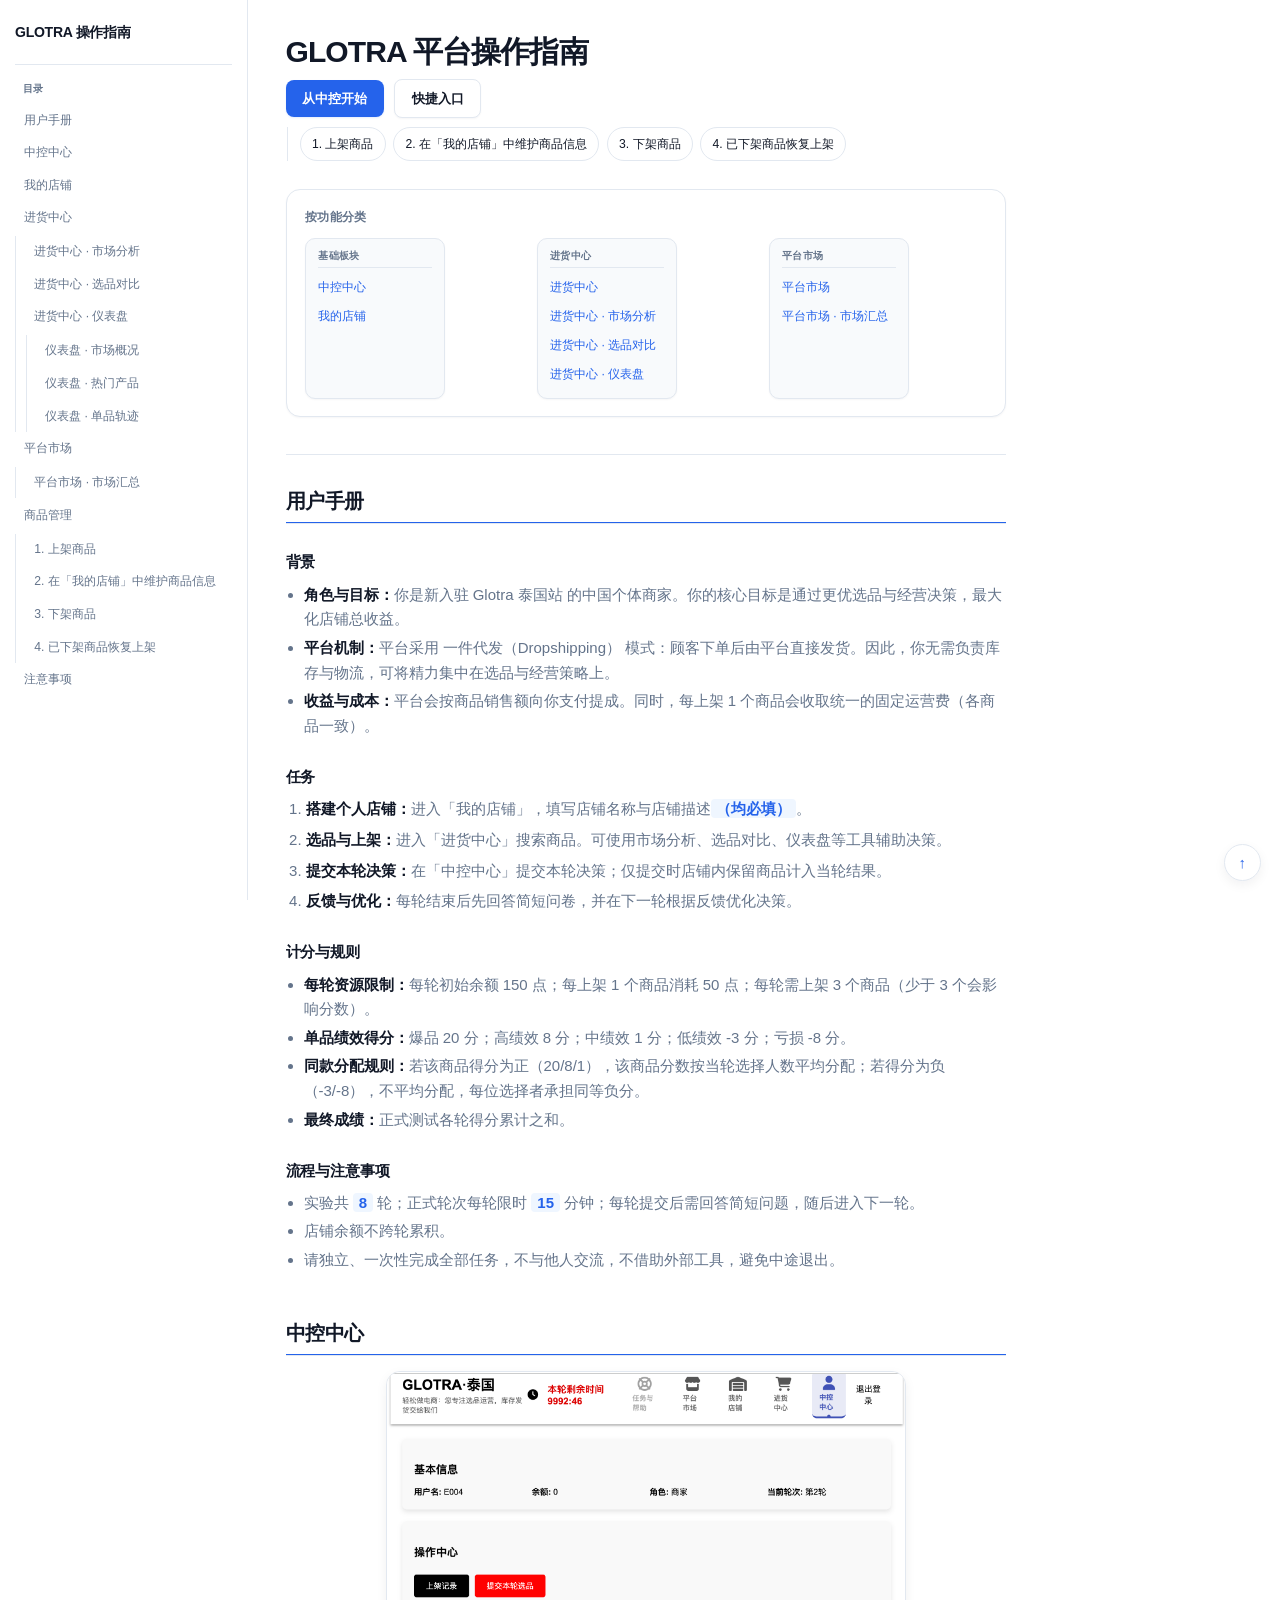
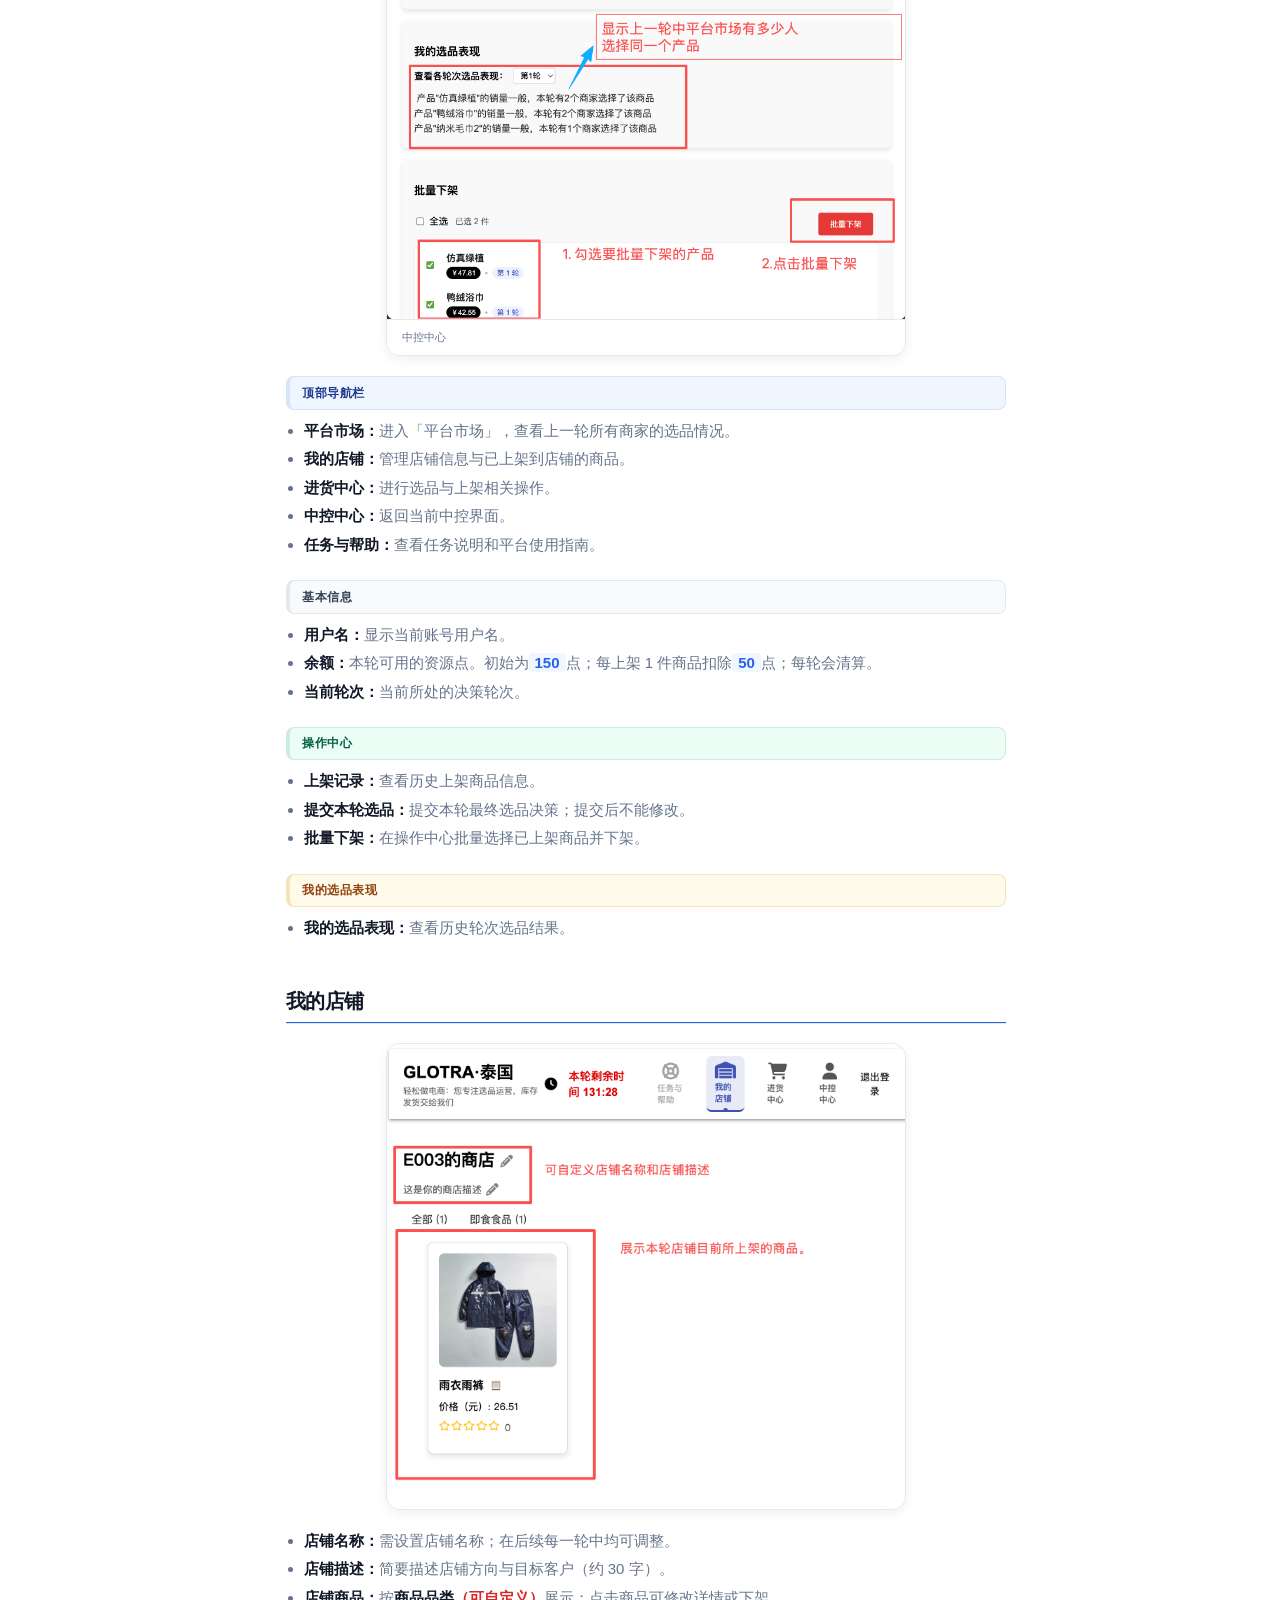
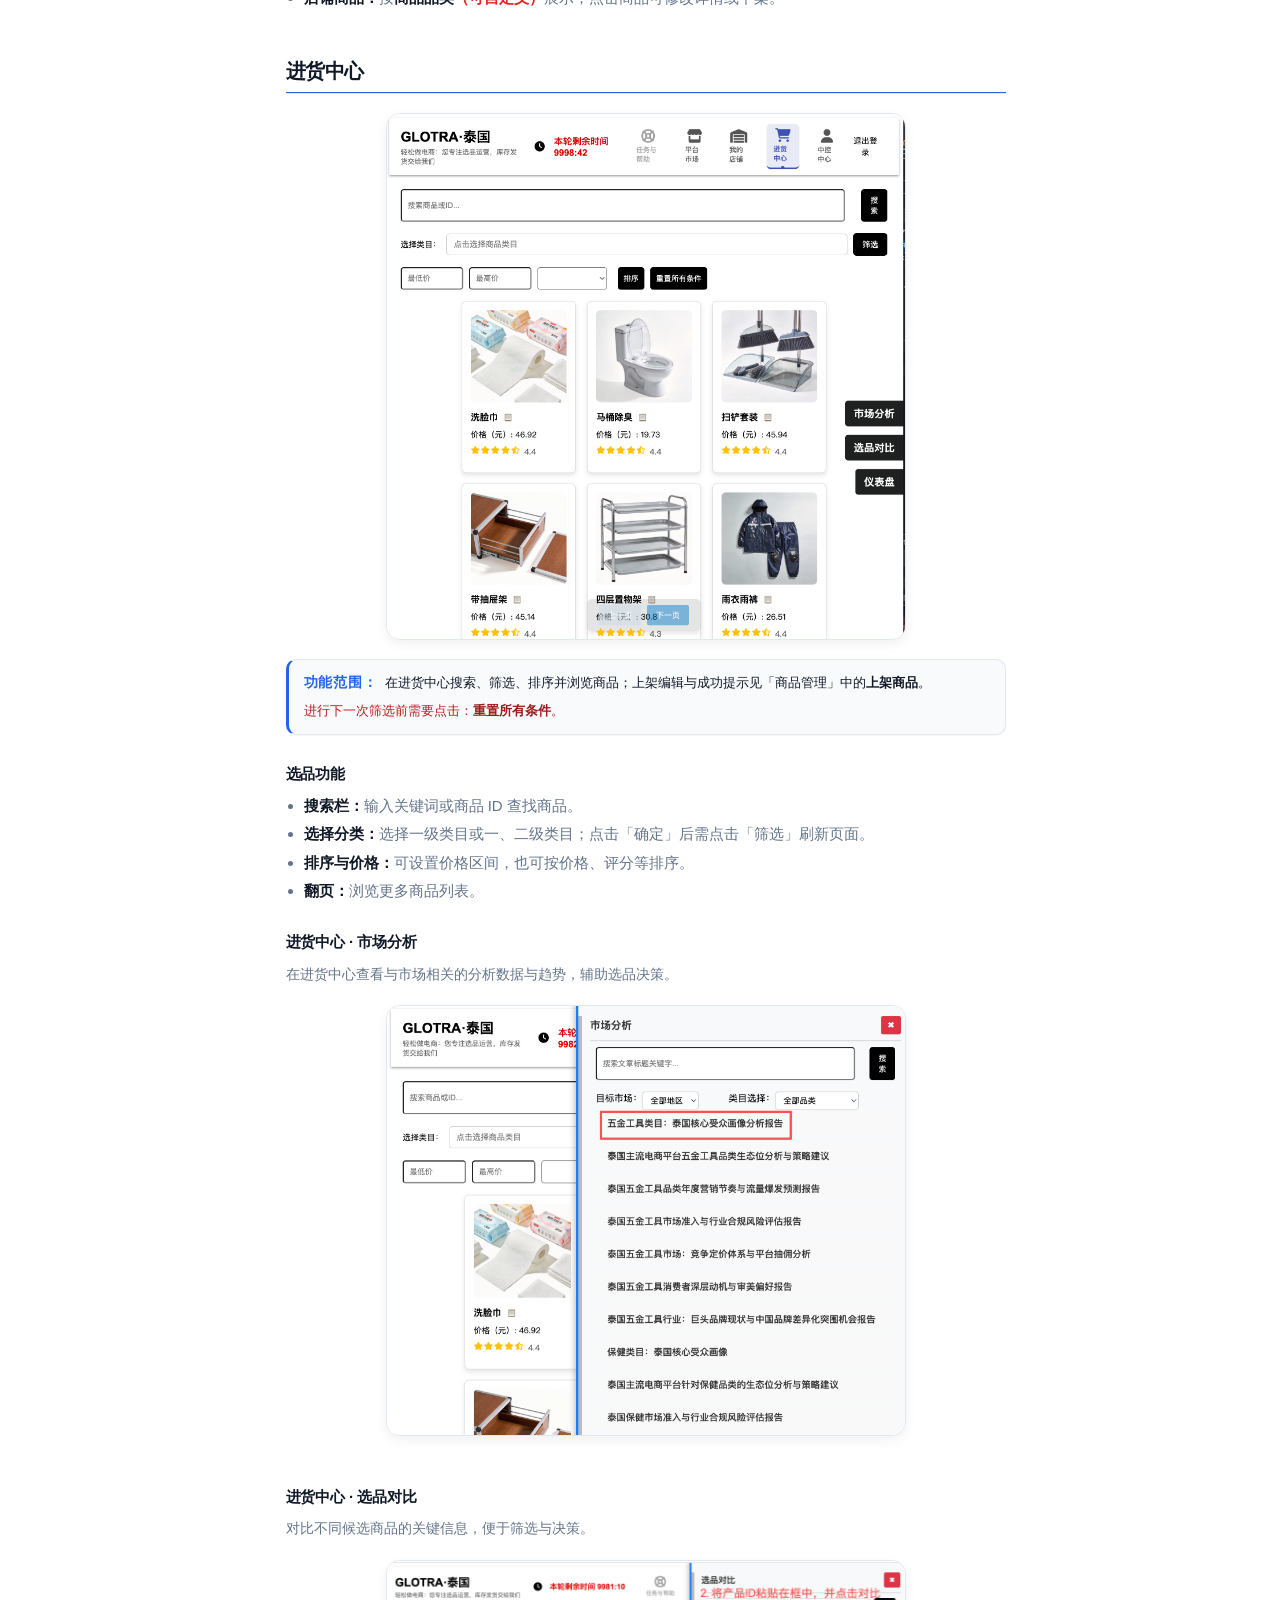
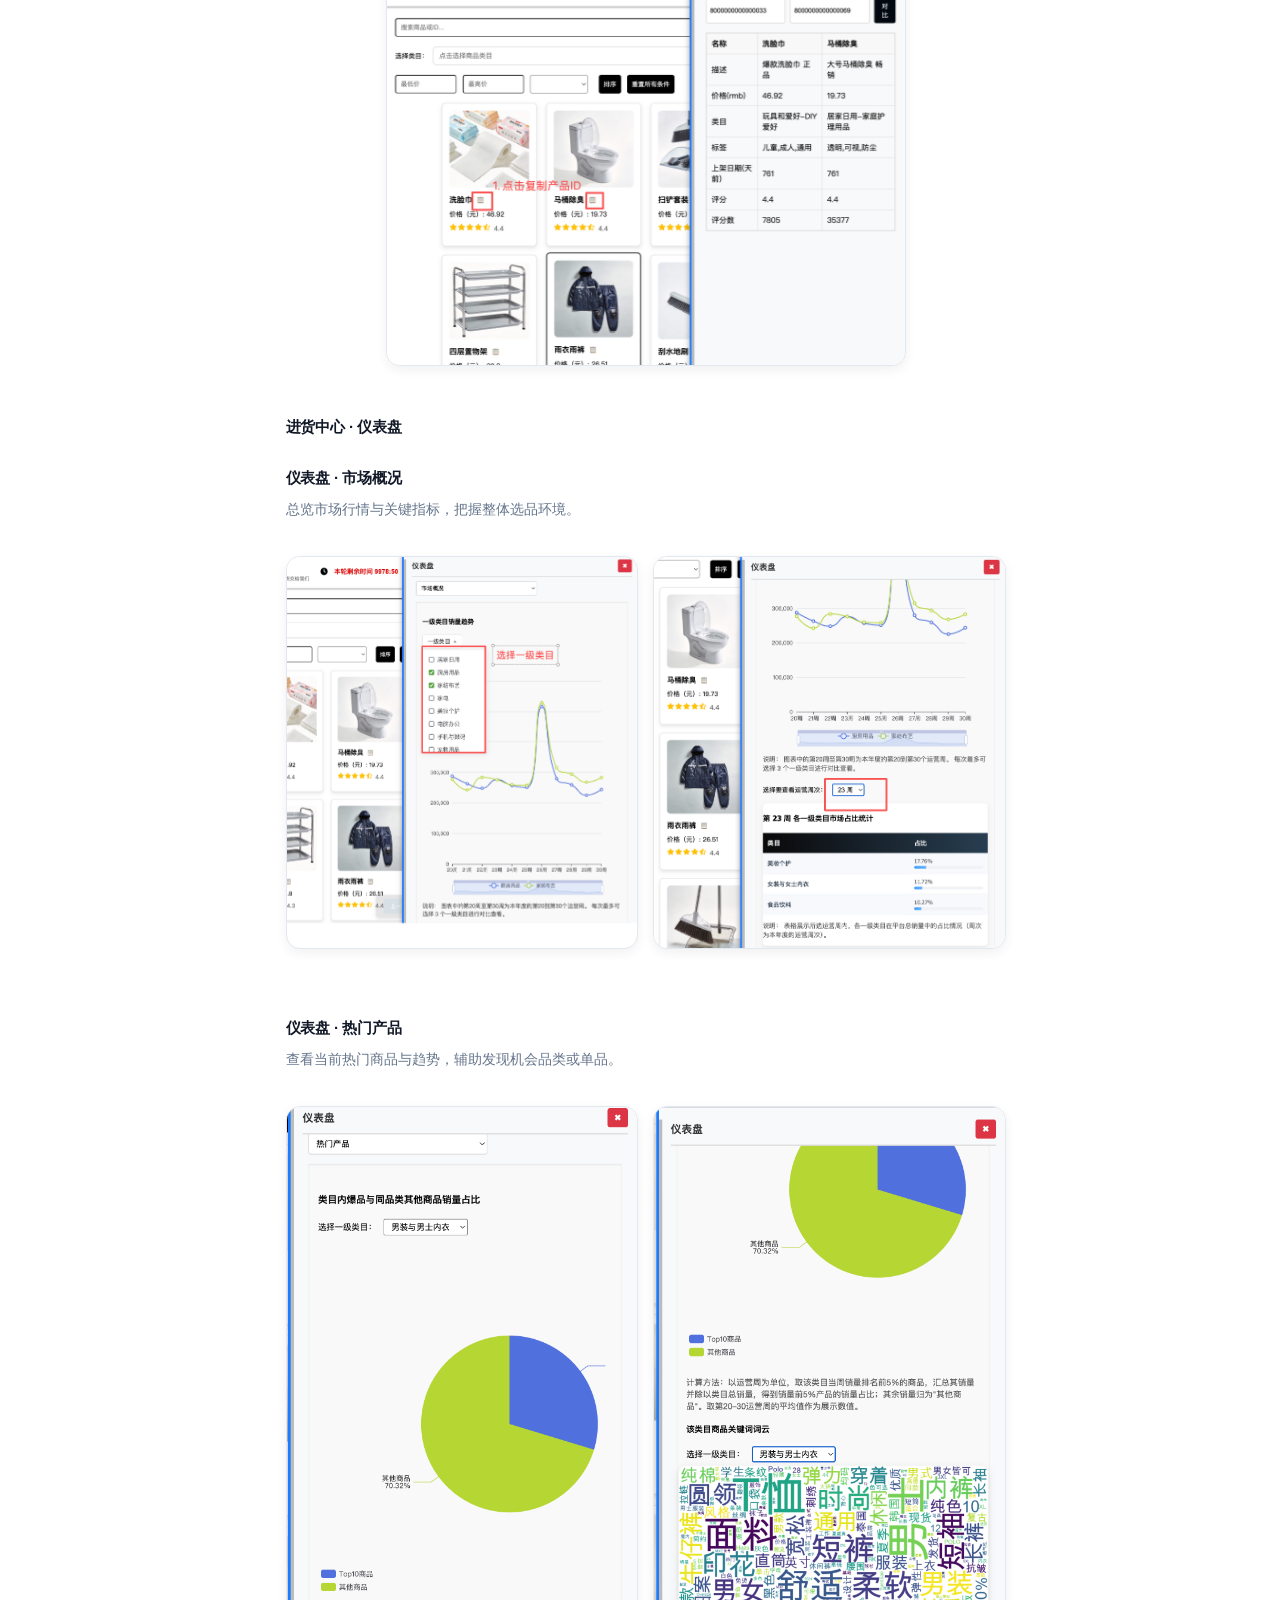
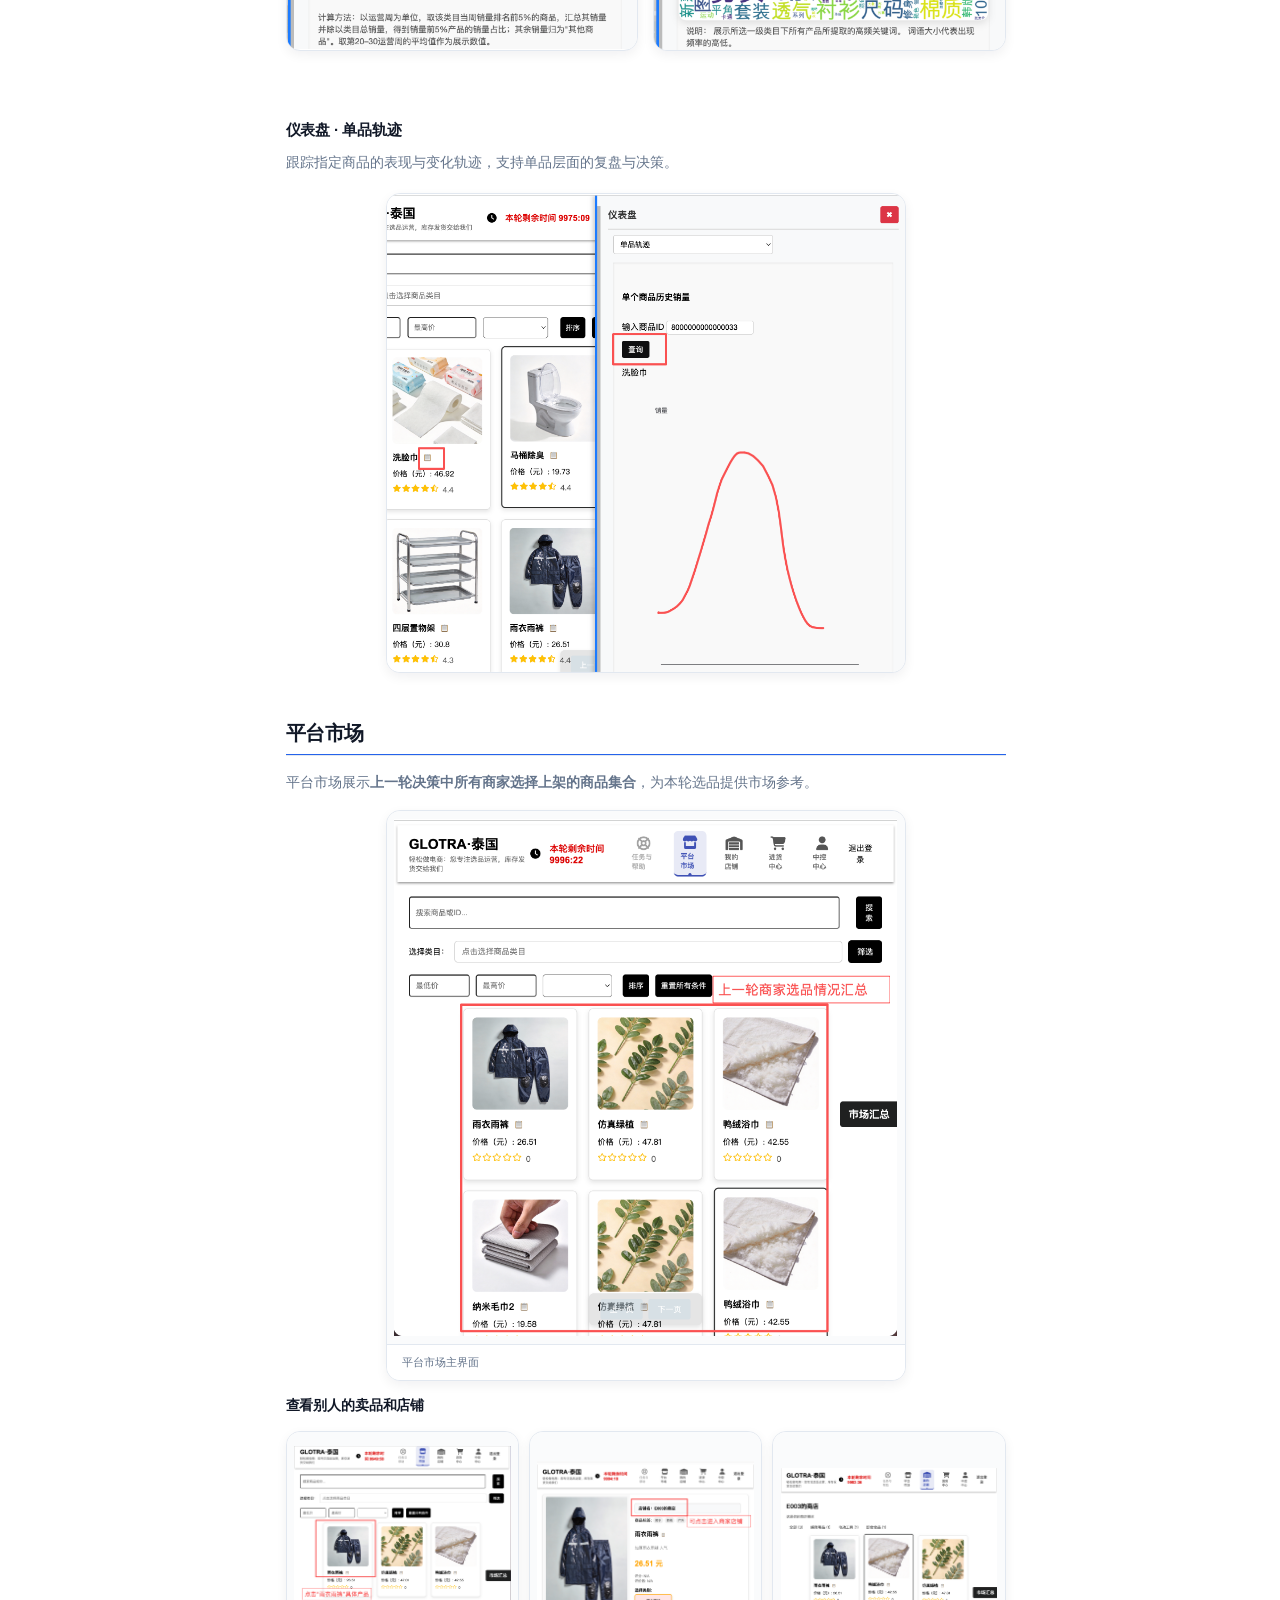
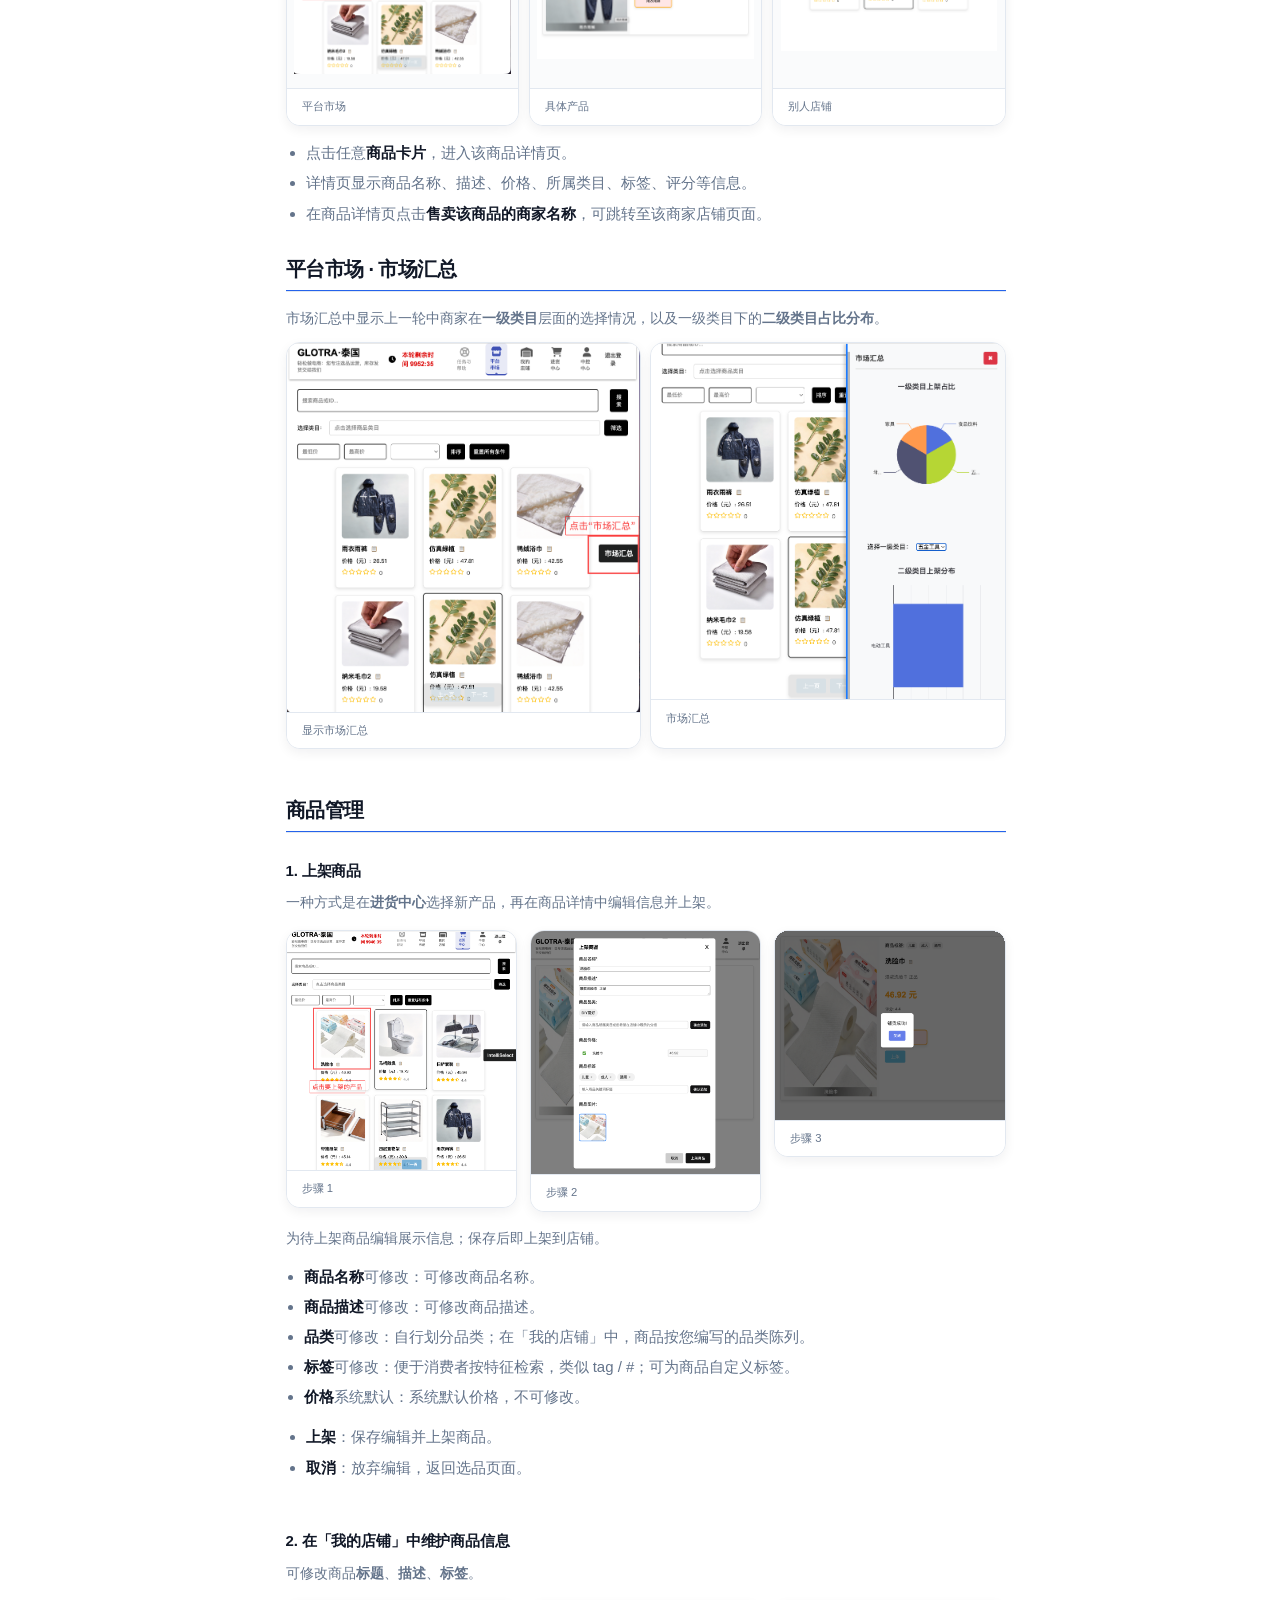
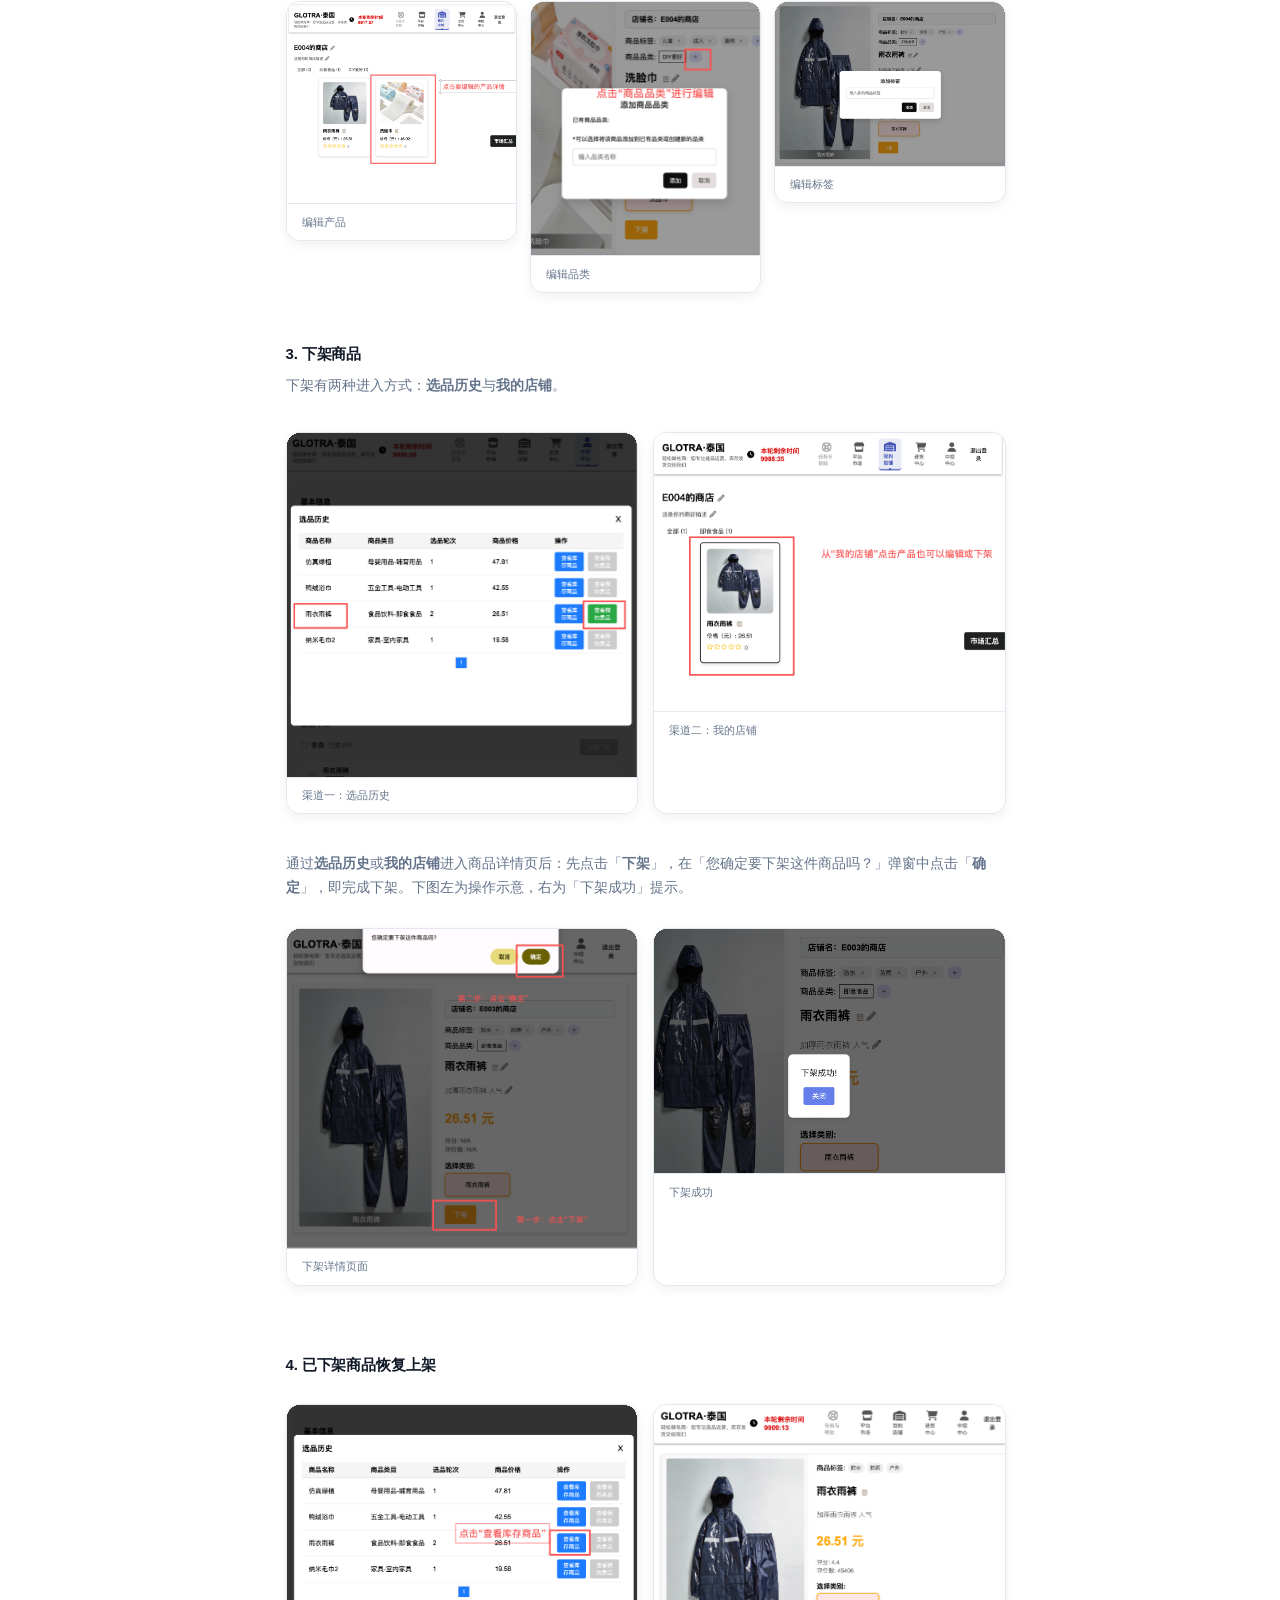
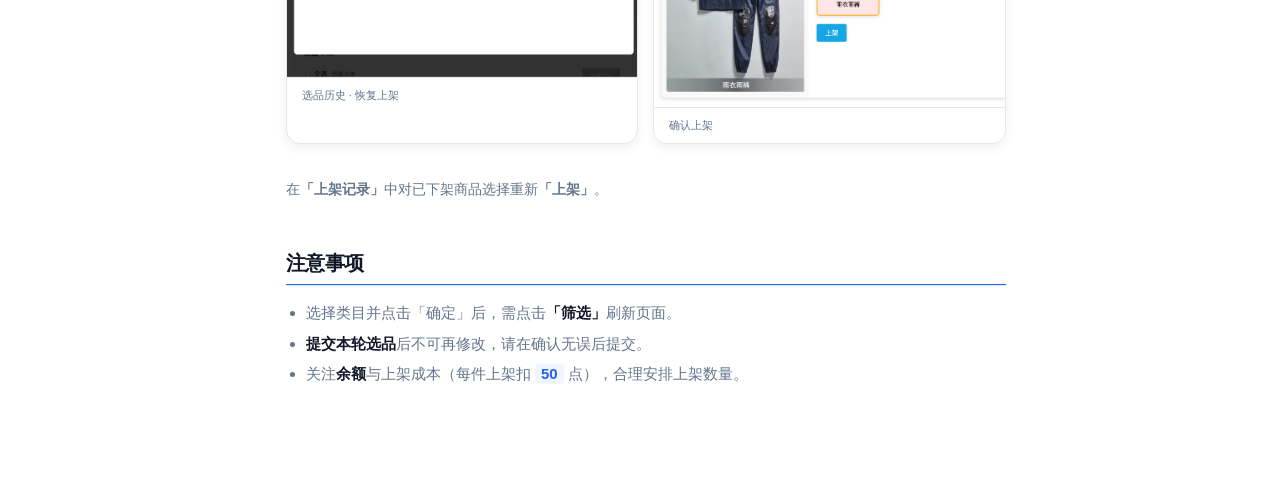
<file: docs_static/no-ai-market.html>
<!DOCTYPE html>
<html lang="zh-CN" data-manual-variant="no-ai-market">
  <head>
    <meta charset="utf-8" />
    <meta name="viewport" content="width=device-width, initial-scale=1" />
    <title>GLOTRA 平台操作指南</title>
    <link rel="stylesheet" href="assets/css/manual.css" />
  </head>
  <body>
    <div class="layout">
      <aside class="nav-wrap" id="navWrap" aria-label="页面导航">
        <div class="nav-brand">
          GLOTRA 操作指南
          <small></small>
        </div>
        <nav aria-label="页面目录">
          <p class="nav-toc-label">目录</p>
          <ul class="nav-list" id="navList"></ul>
          <noscript>
            <p class="nav-noscript">请启用 JavaScript，侧栏目录将按正文标题自动生成。</p>
          </noscript>
        </nav>
      </aside>

      <main>
        <header class="hero" id="top">
          <h1>GLOTRA 平台操作指南</h1>
          <div class="hero-actions">
            <a class="btn btn-primary" href="#control">从中控开始</a>
            <a class="btn btn-ghost" href="#quick">快捷入口</a>
            <nav class="hero-actions__chips quick-links" aria-label="商品管理快捷入口">
              <a class="quick-link" href="#listing-edit">1. 上架商品</a>
              <a class="quick-link" href="#product-maintain">2. 在「我的店铺」中维护商品信息</a>
              <a class="quick-link" href="#product-delist">3. 下架商品</a>
              <a class="quick-link" href="#product-relist">4. 已下架商品恢复上架</a>
            </nav>
          </div>
          <div class="quick-groups" id="quick">
            <div class="quick-group quick-group--catalog">
              <h3>按功能分类</h3>
              <div class="quick-catalog quick-catalog--three" role="navigation" aria-label="按功能分类">
                <div class="quick-catalog__cluster">
                  <p class="quick-catalog__label">基础板块</p>
                  <ul class="quick-catalog__list">
                    <li><a class="quick-catalog__link" href="#control">中控中心</a></li>
                    <li><a class="quick-catalog__link" href="#shop">我的店铺</a></li>
                  </ul>
                </div>
                <div class="quick-catalog__cluster" data-manual="includeAI">
                  <p class="quick-catalog__label">进货中心</p>
                  <ul class="quick-catalog__list">
                    <li><a class="quick-catalog__link" href="#procurement">进货中心</a></li>
                    <li><a class="quick-catalog__link" href="#intelliselect">进货中心 · Intelliselect</a></li>
                  </ul>
                </div>
                <div class="quick-catalog__cluster" data-manual-not="includeAI">
                  <p class="quick-catalog__label">进货中心</p>
                  <ul class="quick-catalog__list">
                    <li><a class="quick-catalog__link" href="#procurement">进货中心</a></li>
                    <li><a class="quick-catalog__link" href="#procurement-market-analysis">进货中心 · 市场分析</a></li>
                    <li><a class="quick-catalog__link" href="#procurement-product-compare">进货中心 · 选品对比</a></li>
                    <li><a class="quick-catalog__link" href="#procurement-dashboard">进货中心 · 仪表盘</a></li>
                  </ul>
                </div>
                <div class="quick-catalog__cluster" data-manual="platformMarket">
                  <p class="quick-catalog__label">平台市场</p>
                  <ul class="quick-catalog__list">
                    <li><a class="quick-catalog__link" href="#market">平台市场</a></li>
                    <li><a class="quick-catalog__link" href="#market-stats">平台市场 · 市场汇总</a></li>
                  </ul>
                </div>
              </div>
            </div>
          </div>
        </header>

        <section id="handbook">
          <h2>用户手册</h2>
          <h3>背景</h3>
          <ul class="compact-items">
            <li><strong>角色与目标：</strong>你是新入驻 Glotra 泰国站 的中国个体商家。你的核心目标是通过更优选品与经营决策，最大化店铺总收益。</li>
            <li><strong>平台机制：</strong>平台采用 一件代发（Dropshipping） 模式：顾客下单后由平台直接发货。因此，你无需负责库存与物流，可将精力集中在选品与经营策略上。</li>
            <li><strong>收益与成本：</strong>平台会按商品销售额向你支付提成。同时，每上架 1 个商品会收取统一的固定运营费（各商品一致）。</li>
          </ul>

          <h3>任务</h3>
          <ol class="steps">
            <li><strong>搭建个人店铺：</strong>进入「我的店铺」，填写店铺名称与店铺描述<span class="manual-required-note">（均必填）</span>。</li>
            <li><strong>选品与上架：</strong>进入「进货中心」搜索商品。<span data-manual="procurementAnalytics">可使用市场分析、选品对比、仪表盘等工具辅助决策。</span></li>
            <li><strong>提交本轮决策：</strong>在「中控中心」提交本轮决策；仅提交时店铺内保留商品计入当轮结果。</li>
            <li><strong>反馈与优化：</strong>每轮结束后先回答简短问卷，并在下一轮根据反馈优化决策。</li>
          </ol>

          <h3>计分与规则</h3>
          <ul class="compact-items">
            <li><strong>每轮资源限制：</strong>每轮初始余额 150 点；每上架 1 个商品消耗 50 点；每轮需上架 3 个商品（少于 3 个会影响分数）。</li>
            <li><strong>单品绩效得分：</strong>爆品 20 分；高绩效 8 分；中绩效 1 分；低绩效 -3 分；亏损 -8 分。</li>
            <li><strong>同款分配规则：</strong>若该商品得分为正（20/8/1），该商品分数按当轮选择人数平均分配；若得分为负（-3/-8），不平均分配，每位选择者承担同等负分。</li>
            <li><strong>最终成绩：</strong>正式测试各轮得分累计之和。</li>
          </ul>

          <h3>流程与注意事项</h3>
          <ul class="compact-items">
            <li>实验共 <span data-manual-value="experimentRounds">5</span> 轮；正式轮次每轮限时 <span data-manual-value="roundTimeMinutes">20</span> 分钟；每轮提交后需回答简短问题，随后进入下一轮。</li>
            <li>店铺余额不跨轮累积。</li>
            <li>请独立、一次性完成全部任务，不与他人交流，不借助外部工具，避免中途退出。</li>
          </ul>
        </section>

        <!-- 中控 -->
        <section id="control">
          <h2>中控中心</h2>
          <figure class="figure control-center-figure">
            <img
              id="manualControlCenterImg"
              src="assets/images/中控中心_平台市场_绩效表现.png"
              alt="中控中心"
              loading="lazy"
              decoding="async"
            />
            <figcaption>中控中心</figcaption>
          </figure>

          <h3 class="control-h3 control-h3--nav">顶部导航栏</h3>
          <ul class="compact-items">
            <li data-manual="platformMarket"><strong>平台市场：</strong>进入「平台市场」，查看上一轮所有商家的选品情况。</li>
            <li><strong>我的店铺：</strong>管理店铺信息与已上架到店铺的商品。</li>
            <li><strong>进货中心：</strong>进行选品与上架相关操作。</li>
            <li><strong>中控中心：</strong>返回当前中控界面。</li>
            <li data-manual="controlNavTaskHelp"><strong>任务与帮助：</strong>查看任务说明和平台使用指南。</li>
          </ul>
          <h3 class="control-h3 control-h3--info">基本信息</h3>
          <ul class="compact-items">
            <li><strong>用户名：</strong>显示当前账号用户名。</li>
            <li><strong>余额：</strong>本轮可用的资源点。初始为<span data-manual-value="balanceInitial">150</span>点；每上架 1 件商品扣除<span data-manual-value="balancePerListing">50</span>点；每轮会清算。</li>
            <li><strong>当前轮次：</strong>当前所处的决策轮次。</li>
          </ul>
          <h3 class="control-h3 control-h3--ops">操作中心</h3>
          <ul class="compact-items">
            <li><strong>上架记录：</strong>查看历史上架商品信息。</li>
            <li><strong>提交本轮选品：</strong>提交本轮最终选品决策；提交后不能修改。</li>
            <li><strong>批量下架：</strong>在操作中心批量选择已上架商品并下架。</li>
          </ul>
          <h3 class="control-h3 control-h3--performance">我的选品表现</h3>
          <ul class="compact-items">
            <li><strong>我的选品表现：</strong>查看历史轮次选品结果。</li>
          </ul>
        </section>

        <!-- 我的店铺 -->
        <section id="shop">
          <h2>我的店铺</h2>
          <figure class="figure">
            <img src="assets/images/我的店铺.png" alt="我的店铺" loading="lazy" decoding="async" />
          </figure>
          <ul class="compact-items">
            <li><strong>店铺名称：</strong>需设置店铺名称；在后续每一轮中均可调整。</li>
            <li><strong>店铺描述：</strong>简要描述店铺方向与目标客户（约 30 字）。</li>
            <li><strong>店铺商品：</strong>按<strong>商品品类</strong><span class="manual-text-red">（可自定义）</span>展示；点击商品可修改详情或下架。</li>
          </ul>
        </section>

        <!-- 进货中心 -->
        <section id="procurement">
          <h2>进货中心</h2>
          <div class="procurement-figures">
            <div id="procurementDual" class="grid-2 procurement-figures__dual">
              <figure class="figure">
                <div class="figure-pair__media">
                  <img
                    id="manualProcurementImgMain"
                    class="figure-pair__img"
                    src="assets/images/进货中心_AI组.png"
                    alt="进货中心主界面"
                    loading="lazy"
                    decoding="async"
                  />
                  <div class="figure-pair__text" hidden>
                    <p class="figure-pair__note">左：进货中心主界面。若此栏无图，请将截图放入 <code>assets/images/</code> 对应文件后刷新。</p>
                  </div>
                </div>
              </figure>
              <figure class="figure">
                <div class="figure-pair__media">
                  <img
                    id="manualProcurementImgCategory"
                    class="figure-pair__img"
                    src="assets/images/进货中心_品类筛选_AI组.png"
                    alt="品类筛选"
                    loading="lazy"
                    decoding="async"
                  />
                  <div class="figure-pair__text" hidden>
                    <p class="figure-pair__note">右：品类筛选。若此栏无图，请将截图放入 <code>assets/images/</code> 对应文件后刷新。</p>
                  </div>
                </div>
              </figure>
            </div>
            <figure id="procurementSingle" class="figure" hidden>
              <img id="manualProcurementImgSingle" src="assets/images/进货中心_无AI_平台市场组.png" alt="进货中心" loading="lazy" decoding="async" />
            </figure>
          </div>
          <div class="section-capabilities">
            <div class="section-capabilities__line">
              <span class="section-capabilities__label">功能范围：</span>
              <p class="section-capabilities__text">在进货中心搜索、筛选、排序并浏览商品；上架编辑与成功提示见「商品管理」中的<strong>上架商品</strong>。</p>
            </div>
            <p class="procurement-attention procurement-attention--in-capabilities">进行下一次筛选前需要点击：<strong>重置所有条件</strong>。</p>
          </div>

          <h3>选品功能</h3>
          <ul class="compact-items">
            <li><strong>搜索栏：</strong>输入关键词或商品 ID 查找商品。</li>
            <li><strong>选择分类：</strong>选择一级类目或一、二级类目；点击「确定」后需点击「筛选」刷新页面。</li>
            <li><strong>排序与价格：</strong>可设置价格区间，也可按价格、评分等排序。</li>
            <li><strong>翻页：</strong>浏览更多商品列表。</li>
          </ul>

          <section id="procurement-market-analysis" data-manual="procurementAnalytics">
            <h3>进货中心 · 市场分析</h3>
            <p class="lead">在进货中心查看与市场相关的分析数据与趋势，辅助选品决策。</p>
            <figure class="figure">
              <div class="figure-pair__media">
                <img
                  class="figure-pair__img"
                  src="assets/images/进货中心_市场分析.png"
                  alt="进货中心 · 市场分析"
                  loading="lazy"
                  decoding="async"
                />
                <div class="figure-pair__text" hidden>
                  <p class="figure-pair__note">
                    若此栏无图，请将截图放入 <code>/Users/elaine_pro/Dropbox/Research Projects/1_AIVL_2025/AIVL_Sharing/Experiment materials/code/docs_static/assets/images/进货中心_市场分析.png</code> 后刷新。
                  </p>
                </div>
              </div>
            </figure>
          </section>

          <section id="procurement-product-compare" data-manual="procurementAnalytics">
            <h3>进货中心 · 选品对比</h3>
            <p class="lead">对比不同候选商品的关键信息，便于筛选与决策。</p>
            <figure class="figure">
              <div class="figure-pair__media">
                <img
                  class="figure-pair__img"
                  src="assets/images/进货中心_选品对比.png"
                  alt="进货中心 · 选品对比"
                  loading="lazy"
                  decoding="async"
                />
                <div class="figure-pair__text" hidden>
                  <p class="figure-pair__note">
                    若此栏无图，请将截图放入 <code>assets/images/进货中心_选品对比.png</code> 后刷新。
                  </p>
                </div>
              </div>
            </figure>
          </section>

          <section id="procurement-dashboard" data-manual="procurementAnalytics">
            <h3>进货中心 · 仪表盘</h3>
            <figure class="figure" hidden>
              <div class="figure-pair__media">
                <img
                  class="figure-pair__img"
                  src="assets/images/进货中心_仪表盘.png"
                  alt="进货中心 · 仪表盘"
                  loading="lazy"
                  decoding="async"
                />
              </div>
            </figure>
          <section id="dashboard-market-overview">
            <h3>仪表盘 · 市场概况</h3>
            <p class="lead">总览市场行情与关键指标，把握整体选品环境。</p>
            <div class="grid-2 procurement-figures__dual">
              <figure class="figure">
                <div class="figure-pair__media">
                  <img
                    class="figure-pair__img"
                    src="assets/images/进货中心_仪表盘_市场概况1.png"
                    alt="仪表盘 · 市场概况 1"
                    loading="lazy"
                    decoding="async"
                  />
                </div>
              </figure>
              <figure class="figure">
                <div class="figure-pair__media">
                  <img
                    class="figure-pair__img"
                    src="assets/images/进货中心_仪表盘_市场概况2.png"
                    alt="仪表盘 · 市场概况 2"
                    loading="lazy"
                    decoding="async"
                  />
                </div>
              </figure>
            </div>
          </section>
          <section id="dashboard-hot-products">
            <h3>仪表盘 · 热门产品</h3>
            <p class="lead">查看当前热门商品与趋势，辅助发现机会品类或单品。</p>
            <div class="grid-2 procurement-figures__dual">
              <figure class="figure">
                <div class="figure-pair__media">
                  <img
                    class="figure-pair__img"
                    src="assets/images/进货中心_仪表盘_热门产品1.png"
                    alt="仪表盘 · 热门产品 1"
                    loading="lazy"
                    decoding="async"
                  />
                </div>
              </figure>
              <figure class="figure">
                <div class="figure-pair__media">
                  <img
                    class="figure-pair__img"
                    src="assets/images/进货中心_仪表盘_热门产品2.png"
                    alt="仪表盘 · 热门产品 2"
                    loading="lazy"
                    decoding="async"
                  />
                </div>
              </figure>
            </div>
          </section>

          <section id="dashboard-product-trajectory">
              <h3>仪表盘 · 单品轨迹</h3>
              <p class="lead">跟踪指定商品的表现与变化轨迹，支持单品层面的复盘与决策。</p>
              <figure class="figure">
                <div class="figure-pair__media">
                  <img
                    class="figure-pair__img"
                    src="assets/images/进货中心_仪表盘_单品轨迹.png"
                    alt="仪表盘 · 单品轨迹"
                    loading="lazy"
                    decoding="async"
                  />
                  <div class="figure-pair__text" hidden>
                    <p class="figure-pair__note">
                      若此栏无图，请将截图放入 <code>assets/images/进货中心_仪表盘_单品轨迹.png</code> 后刷新。
                    </p>
                  </div>
                </div>
              </figure>
            </section>
          </section>

          <!-- 进货中心下一级：Intelliselect（由 MANUAL_CONFIG.includeAI 控制是否展示） -->
          <section id="intelliselect" data-manual="includeAI">
            <h3 class="procurement-intelliselect-title">进货中心 · Intelliselect</h3>
            <p class="lead">Intelliselect 可提供目标市场选品与市场咨询支持。</p>
            <div class="procurement-figures">
              <div class="grid-2 procurement-figures__dual">
                <figure class="figure">
                  <div class="figure-pair__media">
                    <img class="figure-pair__img" src="assets/images/AI对话进入.png" alt="进入 Intelliselect" loading="lazy" decoding="async" />
                    <div class="figure-pair__text" hidden>
                      <p class="figure-pair__note">左：进入 Intelliselect。若此栏无图，请将截图放入 <code>assets/images/</code> 对应文件后刷新。</p>
                    </div>
                  </div>
                </figure>
                <figure class="figure">
                  <div class="figure-pair__media">
                    <img class="figure-pair__img" src="assets/images/AI对话界面.png" alt="AI 对话界面" loading="lazy" decoding="async" />
                    <div class="figure-pair__text" hidden>
                      <p class="figure-pair__note">右：AI 对话界面。若此栏无图，请将截图放入 <code>assets/images/</code> 对应文件后刷新。</p>
                    </div>
                  </div>
                </figure>
              </div>
            </div>

            <h3>可询问的问题类型</h3>
            <ul class="compact-items">
              <li><strong>类目推荐：</strong>分析市场潜力，推荐适合切入经营的类目。示例：泰国市场有哪些具备增长空间、适合入驻的类目？</li>
              <li><strong>类目深问：</strong>针对指定类目，查询市场、竞争、消费需求等详细信息。示例：泰国香薰类目的市场规模、主要竞品和消费偏好是什么？</li>
              <li><strong>产品推荐：</strong>结合市场需求，推荐适合上架销售的具体产品。示例：适合在泰国线上销售的家居好物有哪些推荐？</li>
              <li><strong>产品深问：</strong>获取某款产品的卖点、定价、受众、市场表现等详情。示例：1731382176667044836 的产品特点、售价和用户反馈如何？</li>
              <li><strong>市场咨询：</strong>调研泰国整体市场环境，掌握消费者特征与需求。示例：泰国年轻消费群体的购物偏好和消费习惯是怎样的？</li>
            </ul>
          </section>
        </section>

        <!-- 平台市场 -->
        <section id="market" data-manual="platformMarket">
          <h2>平台市场</h2>
          <p class="lead">
            平台市场展示<strong>上一轮决策中所有商家选择上架的商品集合</strong>，为本轮选品提供市场参考。
          </p>
          <figure class="figure market-section-overview">
            <div class="figure-pair__media market-triple__media">
              <img
                class="figure-pair__img"
                src="assets/images/平台市场.png"
                alt="平台市场主界面"
                loading="lazy"
                decoding="async"
              />
            </div>
            <figcaption>平台市场主界面</figcaption>
          </figure>
          <p class="market-triple-subtitle">查看别人的卖品和店铺</p>
          <div class="market-triple-stack">
            <figure class="figure">
              <div class="figure-pair__media market-triple__media">
                <img
                  class="figure-pair__img"
                  src="assets/images/平台市场_准备具体产品.png"
                  alt="平台市场"
                  loading="lazy"
                  decoding="async"
                />
              </div>
              <figcaption>平台市场</figcaption>
            </figure>
            <div class="grid-2 market-triple-rest">
              <figure class="figure">
                <div class="figure-pair__media market-triple__media">
                  <img
                    class="figure-pair__img"
                    src="assets/images/平台市场_具体产品.png"
                    alt="具体产品"
                    loading="lazy"
                    decoding="async"
                  />
                </div>
                <figcaption>具体产品</figcaption>
              </figure>
              <figure class="figure">
                <div class="figure-pair__media market-triple__media">
                  <img
                    class="figure-pair__img"
                    src="assets/images/平台市场_别人店铺.png"
                    alt="别人店铺"
                    loading="lazy"
                    decoding="async"
                  />
                </div>
                <figcaption>别人店铺</figcaption>
              </figure>
            </div>
          </div>
          <ul class="steps">
            <li>点击任意<strong>商品卡片</strong>，进入该商品详情页。</li>
            <li>详情页显示商品名称、描述、价格、所属类目、标签、评分等信息。</li>
            <li>在商品详情页点击<strong>售卖该商品的商家名称</strong>，可跳转至该商家店铺页面。</li>
          </ul>

          <!-- 平台市场下一级：市场汇总 / 榜单 -->
          <section id="market-stats">
            <h3 class="market-stats-heading">平台市场 · 市场汇总</h3>
            <p class="lead market-stats-blurb">
              市场汇总中显示上一轮中商家在<strong>一级类目</strong>层面的选择情况，以及一级类目下的<strong>二级类目占比分布</strong>。
            </p>
            <div class="grid-2 market-stats-images">
              <figure class="figure">
                <img
                  src="assets/images/平台市场_显示市场汇总.png"
                  alt="显示市场汇总入口"
                  loading="lazy"
                  decoding="async"
                />
                <figcaption>显示市场汇总</figcaption>
              </figure>
              <figure class="figure">
                <img
                  src="assets/images/平台市场_市场汇总.png"
                  alt="平台市场 · 市场汇总"
                  loading="lazy"
                  decoding="async"
                />
                <figcaption>市场汇总</figcaption>
              </figure>
            </div>
          </section>
        </section>

        <!-- 商品管理 -->
        <section id="products">
          <h2>商品管理</h2>

          <section id="listing-edit">
            <h3>1. 上架商品</h3>
            <p class="lead">一种方式是在<strong>进货中心</strong>选择新产品，再在商品详情中编辑信息并上架。</p>
            <div class="grid-3 listing-edit-figures listing-edit-figures--listing">
              <figure class="figure">
                <div class="figure-pair__media">
                  <img
                    class="figure-pair__img"
                    src="assets/images/进货中心_AI组_平台市场_1.png"
                    alt="上架流程 步骤 1"
                    loading="lazy"
                    decoding="async"
                  />
                  <div class="figure-pair__text" hidden>
                    <p class="figure-pair__note">
                      步骤 1。若此栏无图，请将截图放入
                      <code>assets/images/进货中心_AI组_平台市场_1.png</code> 后刷新。
                    </p>
                  </div>
                </div>
                <figcaption>步骤 1</figcaption>
              </figure>
              <figure class="figure">
                <div class="figure-pair__media">
                  <img
                    class="figure-pair__img"
                    src="assets/images/进货中心_AI组_平台市场_2.png"
                    alt="上架流程 步骤 2"
                    loading="lazy"
                    decoding="async"
                  />
                  <div class="figure-pair__text" hidden>
                    <p class="figure-pair__note">
                      步骤 2。若此栏无图，请将截图放入
                      <code>assets/images/进货中心_AI组_平台市场_2.png</code> 后刷新。
                    </p>
                  </div>
                </div>
                <figcaption>步骤 2</figcaption>
              </figure>
              <figure class="figure">
                <div class="figure-pair__media">
                  <img
                    class="figure-pair__img"
                    src="assets/images/进货中心_AI组_平台市场_3.png"
                    alt="上架流程 步骤 3"
                    loading="lazy"
                    decoding="async"
                  />
                  <div class="figure-pair__text" hidden>
                    <p class="figure-pair__note">
                      步骤 3。若此栏无图，请将截图放入
                      <code>assets/images/进货中心_AI组_平台市场_3.png</code> 后刷新。
                    </p>
                  </div>
                </div>
                <figcaption>步骤 3</figcaption>
              </figure>
            </div>
            <p class="lead">为待上架商品编辑展示信息；保存后即上架到店铺。</p>

            <ul class="compact-items compact-items-inline">
              <li>
                <strong>商品名称</strong>可修改：可修改商品名称。
              </li>
              <li>
                <strong>商品描述</strong>可修改：可修改商品描述。
              </li>
              <li>
                <strong>品类</strong>可修改：自行划分品类；在「我的店铺」中，商品按您编写的品类陈列。
              </li>
              <li>
                <strong>标签</strong>可修改：便于消费者按特征检索，类似 tag / #；可为商品自定义标签。
              </li>
              <li>
                <strong>价格</strong>系统默认：系统默认价格，不可修改。
              </li>
            </ul>
            <ul class="steps">
              <li><strong>上架</strong>：保存编辑并上架商品。</li>
              <li><strong>取消</strong>：放弃编辑，返回选品页面。</li>
            </ul>
          </section>

          <section id="product-maintain">
            <h3>2. 在「我的店铺」中维护商品信息</h3>
            <p class="lead">可修改商品<strong>标题</strong>、<strong>描述</strong>、<strong>标签</strong>。</p>
            <div class="grid-3 listing-edit-figures listing-edit-figures--listing product-maintain-figures">
              <figure class="figure">
                <div class="figure-pair__media">
                  <img
                    class="figure-pair__img"
                    src="assets/images/我的店铺_编辑产品1.png"
                    alt="我的店铺：编辑产品"
                    loading="lazy"
                    decoding="async"
                  />
                  <div class="figure-pair__text" hidden>
                    <p class="figure-pair__note">
                      编辑产品。若此栏无图，请将截图放入
                      <code>assets/images/我的店铺_编辑产品1.png</code> 后刷新。
                    </p>
                  </div>
                </div>
                <figcaption>编辑产品</figcaption>
              </figure>
              <figure class="figure">
                <div class="figure-pair__media">
                  <img
                    class="figure-pair__img"
                    src="assets/images/我的店铺_编辑品类2.png"
                    alt="我的店铺：编辑品类"
                    loading="lazy"
                    decoding="async"
                  />
                  <div class="figure-pair__text" hidden>
                    <p class="figure-pair__note">
                      编辑品类。若此栏无图，请将截图放入
                      <code>assets/images/我的店铺_编辑品类2.png</code> 后刷新。
                    </p>
                  </div>
                </div>
                <figcaption>编辑品类</figcaption>
              </figure>
              <figure class="figure">
                <div class="figure-pair__media">
                  <img
                    class="figure-pair__img"
                    src="assets/images/我的店铺_编辑标签3.png"
                    alt="我的店铺：编辑标签"
                    loading="lazy"
                    decoding="async"
                  />
                  <div class="figure-pair__text" hidden>
                    <p class="figure-pair__note">
                      编辑标签。若此栏无图，请将截图放入
                      <code>assets/images/我的店铺_编辑标签3.png</code> 后刷新。
                    </p>
                  </div>
                </div>
                <figcaption>编辑标签</figcaption>
              </figure>
            </div>
          </section>

          <section id="product-delist">
            <h3>3. 下架商品</h3>
            <p class="lead">下架有两种进入方式：<strong>选品历史</strong>与<strong>我的店铺</strong>。</p>
            <div class="grid-2 listing-edit-figures">
              <figure class="figure">
                <div class="figure-pair__media">
                  <img
                    class="figure-pair__img"
                    src="assets/images/选品历史.png"
                    alt="渠道一：选品历史"
                    loading="lazy"
                    decoding="async"
                  />
                  <div class="figure-pair__text" hidden>
                    <p class="figure-pair__note">渠道一：选品历史。若此栏无图，请将截图放入 <code>assets/images/选品历史.png</code> 后刷新。</p>
                  </div>
                </div>
                <figcaption>渠道一：选品历史</figcaption>
              </figure>
              <figure class="figure">
                <div class="figure-pair__media">
                  <img
                    class="figure-pair__img"
                    src="assets/images/我的店铺_下架.png"
                    alt="渠道二：我的店铺"
                    loading="lazy"
                    decoding="async"
                  />
                  <div class="figure-pair__text" hidden>
                    <p class="figure-pair__note">渠道二：我的店铺。若此栏无图，请将截图放入 <code>assets/images/我的店铺_下架.png</code> 后刷新。</p>
                  </div>
                </div>
                <figcaption>渠道二：我的店铺</figcaption>
              </figure>
            </div>
            <p class="lead product-delist-steps-intro">
              通过<strong>选品历史</strong>或<strong>我的店铺</strong>进入商品详情页后：先点击「<strong>下架</strong>」，在「您确定要下架这件商品吗？」弹窗中点击「<strong>确定</strong>」，即完成下架。下图左为操作示意，右为「下架成功」提示。
            </p>
            <div class="grid-2 listing-edit-figures product-delist-followup">
              <figure class="figure">
                <div class="figure-pair__media">
                  <img
                    class="figure-pair__img"
                    src="assets/images/商品下架.png"
                    alt="下架详情页面"
                    loading="lazy"
                    decoding="async"
                  />
                  <div class="figure-pair__text" hidden>
                    <p class="figure-pair__note">下架详情页面。若此栏无图，请将截图放入 <code>assets/images/商品下架.png</code> 后刷新。</p>
                  </div>
                </div>
                <figcaption>下架详情页面</figcaption>
              </figure>
              <figure class="figure">
                <div class="figure-pair__media">
                  <img
                    class="figure-pair__img"
                    src="assets/images/下架成功.png"
                    alt="下架成功"
                    loading="lazy"
                    decoding="async"
                  />
                  <div class="figure-pair__text" hidden>
                    <p class="figure-pair__note">下架成功。若此栏无图，请将截图放入 <code>assets/images/下架成功.png</code> 后刷新。</p>
                  </div>
                </div>
                <figcaption>下架成功</figcaption>
              </figure>
            </div>
          </section>

          <section id="product-relist">
            <h3>4. 已下架商品恢复上架</h3>
            <div class="grid-2 listing-edit-figures product-relist-figures">
              <figure class="figure">
                <div class="figure-pair__media">
                  <img
                    class="figure-pair__img"
                    src="assets/images/选品历史_恢复上架.png"
                    alt="选品历史：恢复上架"
                    loading="lazy"
                    decoding="async"
                  />
                  <div class="figure-pair__text" hidden>
                    <p class="figure-pair__note">
                      选品历史中恢复上架。若此栏无图，请将截图放入
                      <code>assets/images/选品历史_恢复上架.png</code> 后刷新。
                    </p>
                  </div>
                </div>
                <figcaption>选品历史 · 恢复上架</figcaption>
              </figure>
              <figure class="figure">
                <div class="figure-pair__media">
                  <img
                    class="figure-pair__img"
                    src="assets/images/恢复上架_上架.png"
                    alt="恢复上架：确认上架"
                    loading="lazy"
                    decoding="async"
                  />
                  <div class="figure-pair__text" hidden>
                    <p class="figure-pair__note">
                      恢复上架操作。若此栏无图，请将截图放入
                      <code>assets/images/恢复上架_上架.png</code> 后刷新。
                    </p>
                  </div>
                </div>
                <figcaption>确认上架</figcaption>
              </figure>
            </div>
            <p class="lead">在<strong>「上架记录」</strong>中对已下架商品选择重新<strong>「上架」</strong>。</p>
          </section>
        </section>

        <!-- 注意事项 -->
        <section id="notes">
          <h2>注意事项</h2>
          <ul class="steps">
            <li>选择类目并点击「确定」后，需点击<strong>「筛选」</strong>刷新页面。</li>
            <li><strong>提交本轮选品</strong>后不可再修改，请在确认无误后提交。</li>
            <li>
              关注<strong>余额</strong>与上架成本（每件上架扣
              <span data-manual-value="balancePerListing">50</span>
              点），合理安排上架数量。
            </li>
          </ul>
        </section>
      </main>
    </div>

    <a class="back-top" href="#top" title="回到顶部" aria-label="回到顶部">↑</a>
    <script src="assets/js/manual-config.js"></script>
    <script src="assets/js/manual-apply-variant.js"></script>
    <script src="assets/js/manual-init.js"></script>
  </body>
</html>
</file>
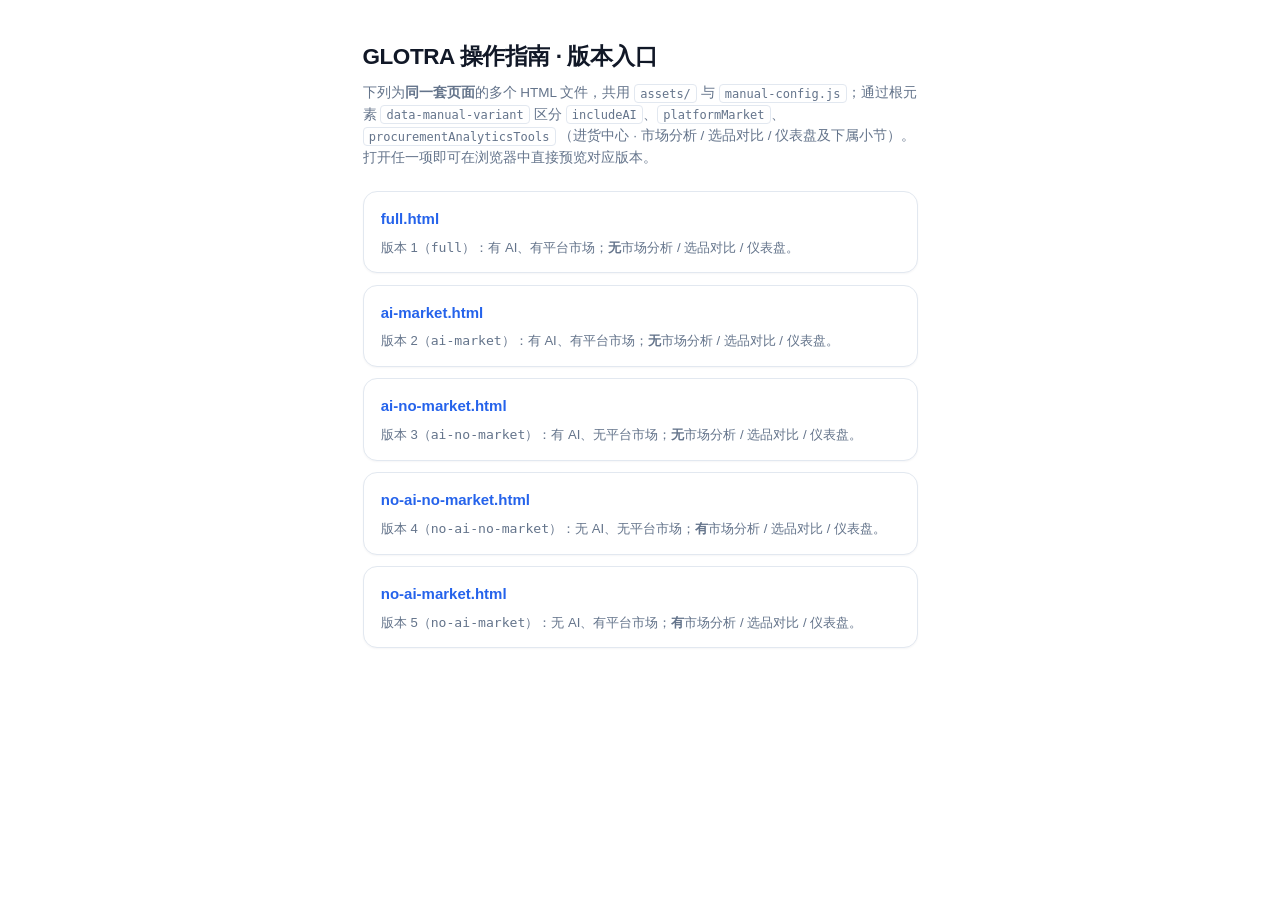
<file: docs_static/versions.html>
<!DOCTYPE html>
<html lang="zh-CN">
  <head>
    <meta charset="utf-8" />
    <meta name="viewport" content="width=device-width, initial-scale=1" />
    <title>GLOTRA 操作指南 · 版本入口</title>
    <link rel="stylesheet" href="assets/css/manual.css" />
    <style>
      .versions-wrap {
        max-width: 40rem;
        margin: 2.5rem auto;
        padding: 0 1.5rem 3rem;
      }
      .versions-wrap h1 {
        margin: 0 0 0.5rem;
        font-size: 1.5rem;
        font-weight: 700;
        letter-spacing: -0.02em;
      }
      .versions-wrap .versions-lead {
        margin: 0 0 1.5rem;
        font-size: 0.9rem;
        color: var(--muted);
        line-height: 1.6;
      }
      .versions-wrap .versions-lead code {
        font-size: 0.8rem;
        padding: 0.1rem 0.35rem;
        border-radius: 4px;
        background: var(--surface);
        border: 1px solid var(--border);
      }
      .versions-list {
        list-style: none;
        margin: 0;
        padding: 0;
      }
      .versions-list li {
        margin-bottom: 0.75rem;
        padding: 1rem 1.15rem;
        border: 1px solid var(--border);
        border-radius: var(--radius-lg);
        background: var(--surface);
        box-shadow: var(--shadow);
      }
      .versions-list a {
        font-weight: 600;
        color: var(--accent);
        text-decoration: none;
      }
      .versions-list a:hover {
        text-decoration: underline;
      }
      .versions-list .desc {
        display: block;
        margin-top: 0.4rem;
        font-size: 0.875rem;
        font-weight: 400;
        color: var(--muted);
        line-height: 1.5;
      }
    </style>
  </head>
  <body>
    <div class="versions-wrap">
      <h1>GLOTRA 操作指南 · 版本入口</h1>
      <p class="versions-lead">
        下列为<strong>同一套页面</strong>的多个 HTML 文件，共用 <code>assets/</code> 与
        <code>manual-config.js</code>；通过根元素 <code>data-manual-variant</code> 区分
        <code>includeAI</code>、<code>platformMarket</code>、<code>procurementAnalyticsTools</code>
        （进货中心 · 市场分析 / 选品对比 / 仪表盘及下属小节）。打开任一项即可在浏览器中直接预览对应版本。
      </p>
      <ul class="versions-list">
        <li>
          <a href="full.html">full.html</a>
          <span class="desc">版本 1（<code>full</code>）：有 AI、有平台市场；<strong>无</strong>市场分析 / 选品对比 / 仪表盘。</span>
        </li>
        <li>
          <a href="ai-market.html">ai-market.html</a>
          <span class="desc">版本 2（<code>ai-market</code>）：有 AI、有平台市场；<strong>无</strong>市场分析 / 选品对比 / 仪表盘。</span>
        </li>
        <li>
          <a href="ai-no-market.html">ai-no-market.html</a>
          <span class="desc">版本 3（<code>ai-no-market</code>）：有 AI、无平台市场；<strong>无</strong>市场分析 / 选品对比 / 仪表盘。</span>
        </li>
        <li>
          <a href="no-ai-no-market.html">no-ai-no-market.html</a>
          <span class="desc">版本 4（<code>no-ai-no-market</code>）：无 AI、无平台市场；<strong>有</strong>市场分析 / 选品对比 / 仪表盘。</span>
        </li>
        <li>
          <a href="no-ai-market.html">no-ai-market.html</a>
          <span class="desc">版本 5（<code>no-ai-market</code>）：无 AI、有平台市场；<strong>有</strong>市场分析 / 选品对比 / 仪表盘。</span>
        </li>
      </ul>
    </div>
  </body>
</html>
</file>
<file: docs_static/assets/css/manual.css>
/* GLOTRA 平台操作指南 — 静态手册样式（简洁 / 易读） */

:root {
  --bg: #ffffff;
  --bg-sidebar: #ffffff;
  --surface: #ffffff;
  --text: #111827;
  --muted: #64748b;
  --muted-light: #94a3b8;
  --border: #e2e8f0;
  --border-strong: #cbd5e1;
  --accent: #2563eb;
  --accent-hover: #1d4ed8;
  --accent-soft: #eff6ff;
  --accent-ring: rgba(37, 99, 235, 0.12);
  --warn-bg: #fffbeb;
  --warn-border: #fde68a;
  --radius: 10px;
  --radius-lg: 14px;
  --shadow: 0 1px 2px rgba(15, 23, 42, 0.04);
  --shadow-md: 0 4px 12px rgba(15, 23, 42, 0.06);
  --nav-width: 248px;
  --content-max: 720px;
  /* 正文内截图/配图最大宽度（小于正文栏，避免显得过大） */
  --figure-max-width: 520px;
  --font-sans: "SF Pro Text", "Segoe UI", "PingFang SC", "Hiragino Sans GB",
    "Microsoft YaHei", sans-serif;
}

*,
*::before,
*::after {
  box-sizing: border-box;
}

[hidden] {
  display: none !important;
}

/** 由 MANUAL_CONFIG 注入的数值（轮次、时长、余额等） */
span[data-manual-value] {
  font-weight: 700;
  color: var(--accent);
  background: var(--accent-soft);
  padding: 0.08em 0.4em;
  border-radius: 4px;
  white-space: nowrap;
}

.manual-text-red {
  color: #dc2626;
  font-weight: 600;
}

/** 正文内「必填」等短提示的高亮（与 data-manual-value 视觉一致） */
.manual-required-note {
  font-weight: 700;
  color: var(--accent);
  background: var(--accent-soft);
  padding: 0.08em 0.35em;
  border-radius: 4px;
  white-space: nowrap;
}

html {
  scroll-behavior: smooth;
  font-size: 15px;
}

body {
  margin: 0;
  font-family: var(--font-sans);
  font-size: 1rem;
  line-height: 1.65;
  color: var(--text);
  background: var(--bg);
  -webkit-font-smoothing: antialiased;
}

a {
  color: var(--accent);
  text-decoration: none;
  transition: color 0.15s ease, background 0.15s ease, border-color 0.15s ease;
}

a:hover {
  color: var(--accent-hover);
}

.layout {
  display: flex;
  min-height: 100vh;
  align-items: flex-start;
  gap: 0;
}

/* —— 侧栏 —— */
.nav-wrap {
  position: sticky;
  top: 0;
  align-self: flex-start;
  width: var(--nav-width);
  min-height: 100vh;
  padding: 1.5rem 1rem 2rem;
  background: var(--bg-sidebar);
  border-right: 1px solid var(--border);
  flex-shrink: 0;
}

.nav-brand {
  font-weight: 650;
  font-size: 0.9375rem;
  line-height: 1.35;
  letter-spacing: -0.02em;
  color: var(--text);
  margin-bottom: 0.25rem;
  padding-bottom: 1.125rem;
  border-bottom: 1px solid var(--border);
}

.nav-brand small {
  display: block;
  font-weight: 500;
  font-size: 0.6875rem;
  letter-spacing: 0.04em;
  text-transform: uppercase;
  color: var(--muted-light);
  margin-top: 0.375rem;
}

.nav-toc-label {
  margin: 1rem 0 0.5rem;
  padding: 0 0.5rem;
  font-size: 0.6875rem;
  letter-spacing: 0.06em;
  text-transform: uppercase;
  color: var(--muted);
  font-weight: 600;
}

.nav-noscript {
  margin: 0.5rem 0 0;
  padding: 0 0.5rem;
  font-size: 0.75rem;
  color: var(--muted);
  line-height: 1.45;
}

.nav-list {
  list-style: none;
  margin: 0;
  padding: 0;
}

.nav-group-title {
  margin-top: 0.75rem;
  margin-bottom: 0.35rem;
  padding: 0 0.5rem;
  font-size: 0.6875rem;
  color: var(--muted);
  font-weight: 600;
}

.nav-group-title:first-child {
  margin-top: 0.15rem;
}

.nav-sub {
  padding-left: 0;
}

.nav-list--nested {
  list-style: none;
  margin: 0.2rem 0 0;
  padding: 0 0 0 0.65rem;
  border-left: 1px solid var(--border);
}

.nav-sub--nested a {
  font-size: 0.78rem;
  padding-top: 0.25rem;
  padding-bottom: 0.25rem;
}

.nav-list a {
  display: block;
  padding: 0.4rem 0.5rem;
  margin: 0.1rem 0;
  border-radius: 6px;
  color: var(--muted);
  font-size: 0.8125rem;
  line-height: 1.4;
  text-decoration: none;
  border: 1px solid transparent;
}

.nav-list a:hover {
  background: var(--surface);
  color: var(--accent);
  box-shadow: var(--shadow);
}

.nav-list a:focus-visible {
  outline: 2px solid var(--accent);
  outline-offset: 2px;
}

.nav-toggle {
  display: none;
  width: 100%;
  margin-top: 0.75rem;
  padding: 0.6rem 0.75rem;
  font: inherit;
  font-size: 0.875rem;
  border: 1px solid var(--border);
  border-radius: 8px;
  background: var(--surface);
  cursor: pointer;
  color: var(--text);
}

/* —— 主内容 —— */
main {
  flex: 1;
  min-width: 0;
  padding: 2.25rem 2.5rem 4rem;
  max-width: calc(var(--content-max) + 5rem);
  background: var(--bg);
}

section {
  scroll-margin-top: 1.25rem;
  margin-bottom: 3.25rem;
}

section:last-of-type {
  margin-bottom: 2rem;
}

/* 进货中心内嵌子板块 */
#procurement #intelliselect {
  margin-top: 2rem;
}

/* Intelliselect 小节标题：与主章 h2（「进货中心」）同版式；侧栏仍为进货中心下缩进一级 */
#procurement #intelliselect > h3.procurement-intelliselect-title {
  margin: 0 0 1rem;
  font-size: 1.3125rem;
  font-weight: 700;
  letter-spacing: -0.025em;
  line-height: 1.25;
  padding-bottom: 0.625rem;
  border-bottom: 1px solid var(--border);
  box-shadow: inset 0 -1px 0 var(--accent);
  display: block;
  width: 100%;
  color: var(--text);
}

/* 平台市场内嵌子板块 */
#market #market-stats {
  margin-top: 2rem;
}

/* 与主章 h2「平台市场」同版式；侧栏为平台市场下缩进一级 */
#market #market-stats > h3.market-stats-heading {
  margin: 0 0 1rem;
  font-size: 1.3125rem;
  font-weight: 700;
  letter-spacing: -0.025em;
  line-height: 1.25;
  padding-bottom: 0.625rem;
  border-bottom: 1px solid var(--border);
  box-shadow: inset 0 -1px 0 var(--accent);
  display: block;
  width: 100%;
  color: var(--text);
}

#market #market-stats .market-stats-images {
  min-width: 0;
}

#market #market-stats .market-stats-images.grid-2 {
  margin: 0 0 0.875rem;
  gap: 0.65rem;
}

#market #market-stats .market-stats-images .figure {
  margin: 0;
}

#market #market-stats .market-stats-blurb {
  margin: 0 0 0.75rem;
}

/* 平台市场：总览大图（竖向不锁定高度；宽度与正文其它 .figure 一致，最大 520px） */
#market .market-section-overview {
  margin: 0.65rem auto 1rem;
}

#market .market-section-overview .market-triple__media {
  display: block;
  height: auto;
  min-height: 0;
  background: #fafbfc;
  padding: 0.5rem;
  box-sizing: border-box;
}

#market .market-section-overview .figure-pair__img {
  display: block;
  width: 100%;
  max-width: 100%;
  height: auto;
  max-height: none;
  object-fit: contain;
}

/* 平台市场：三节截图前的小标题（浏览他人商品与店铺） */
#market .market-triple-subtitle {
  margin: 1rem 0 0.45rem;
  font-size: 0.9375rem;
  font-weight: 600;
  letter-spacing: -0.01em;
  line-height: 1.4;
  color: var(--text);
}

/* Hero */
.hero {
  padding: 0 0 2.5rem;
  margin-bottom: 2.25rem;
  border-bottom: 1px solid var(--border);
}

.hero h1 {
  margin: 0 0 0.625rem;
  font-size: clamp(1.625rem, 4vw, 2rem);
  font-weight: 700;
  letter-spacing: -0.03em;
  line-height: 1.2;
  color: var(--text);
}

.hero-actions {
  display: flex;
  flex-wrap: wrap;
  align-items: center;
  gap: 0.625rem;
  margin-bottom: 1.875rem;
}

/* 与「从中控开始」「快捷入口」同一行：商品管理 1–4 快捷链（药丸样式） */
.hero-actions__chips {
  display: flex;
  flex-wrap: wrap;
  gap: 0.5rem;
  align-items: center;
  margin: 0;
  margin-left: 0.125rem;
  padding-left: 0.75rem;
  border-left: 1px solid var(--border);
}

.btn {
  display: inline-flex;
  align-items: center;
  justify-content: center;
  padding: 0.5rem 1.125rem;
  font-size: 0.875rem;
  font-weight: 600;
  border-radius: 8px;
  border: none;
  cursor: pointer;
  text-decoration: none;
  font-family: inherit;
  transition: transform 0.12s ease, box-shadow 0.12s ease, filter 0.12s ease;
}

.btn:active {
  transform: scale(0.98);
}

.btn-primary {
  background: var(--accent);
  color: #fff;
  box-shadow: 0 1px 2px var(--accent-ring);
}

.btn-primary:hover {
  filter: brightness(1.06);
  text-decoration: none;
  color: #fff;
}

.btn-ghost {
  background: var(--surface);
  color: var(--text);
  border: 1px solid var(--border);
  box-shadow: var(--shadow);
}

.btn-ghost:hover {
  border-color: var(--border-strong);
  background: var(--surface);
  text-decoration: none;
  color: var(--accent);
}

.quick-groups {
  display: grid;
  grid-template-columns: 1fr;
  gap: 0.875rem;
}

.quick-group {
  border: 1px solid var(--border);
  border-radius: var(--radius-lg);
  padding: 1.125rem 1.25rem;
  background: var(--surface);
  box-shadow: var(--shadow);
}

.quick-group h3 {
  margin: 0 0 0.75rem;
  font-size: 0.8125rem;
  font-weight: 600;
  letter-spacing: 0.02em;
  color: var(--muted);
}

.quick-links {
  display: flex;
  flex-wrap: wrap;
  gap: 0.5rem;
}

.quick-link {
  display: inline-flex;
  align-items: center;
  justify-content: center;
  padding: 0.375rem 0.75rem;
  border: 1px solid var(--border);
  border-radius: 999px;
  color: var(--text);
  font-size: 0.8125rem;
  text-decoration: none;
  background: var(--bg);
}

.quick-link:hover {
  border-color: var(--accent);
  color: var(--accent);
  background: var(--accent-soft);
  text-decoration: none;
}

/* 首页「按功能分类」：三大板块一行多列均分（仅两板块时自动两列；窄屏纵排） */
.quick-group--catalog .quick-catalog--three {
  display: grid;
  grid-template-columns: repeat(auto-fit, minmax(10.5rem, 1fr));
  gap: 0.75rem 1rem;
  align-items: stretch;
}

.quick-catalog__cluster {
  min-width: 0;
  width: 140px;
  justify-self: start;
  padding: 0.65rem 0.8rem;
  border-radius: var(--radius);
  background: #f8fafc;
  border: 1px solid var(--border);
  box-shadow: 0 1px 2px rgba(15, 23, 42, 0.04);
}

.quick-catalog__label {
  margin: 0 0 0.45rem;
  padding-bottom: 0.35rem;
  border-bottom: 1px solid var(--border);
  font-size: 0.6875rem;
  font-weight: 700;
  letter-spacing: 0.04em;
  color: var(--muted);
  line-height: 1.3;
}

.quick-catalog__list {
  margin: 0;
  padding: 0;
  list-style: none;
  display: flex;
  flex-direction: column;
  gap: 0.2rem;
}

.quick-catalog__link {
  display: block;
  padding: 0.28rem 0;
  font-size: 0.8125rem;
  font-weight: 500;
  color: var(--accent);
  text-decoration: none;
  line-height: 1.45;
  border-radius: 4px;
}

.quick-catalog__link:hover {
  color: var(--accent-hover);
  text-decoration: underline;
  text-underline-offset: 0.12em;
}

/* 章节标题：全宽底边线，更利落 */
h2 {
  margin: 0 0 1rem;
  font-size: 1.3125rem;
  font-weight: 700;
  letter-spacing: -0.025em;
  line-height: 1.25;
  padding-bottom: 0.625rem;
  border-bottom: 1px solid var(--border);
  box-shadow: inset 0 -1px 0 var(--accent);
  display: block;
  width: 100%;
}

h3 {
  margin: 1.75rem 0 0.5rem;
  font-size: 1rem;
  font-weight: 600;
  letter-spacing: -0.01em;
  color: var(--text);
}

/* 中控页：四个功能块小标题，与正文列表区分 */
#control .control-h3 {
  margin: 1.5rem 0 0.6rem;
  font-size: 0.8125rem;
  font-weight: 700;
  letter-spacing: 0.04em;
  line-height: 1.35;
  padding: 0.5rem 0.75rem 0.5rem 0.85rem;
  border-radius: 8px;
  border: 1px solid transparent;
  border-left-width: 4px;
  border-left-style: solid;
}

#control .control-h3:first-of-type {
  margin-top: 1.35rem;
}

#control .control-h3--nav {
  border-left-color: var(--accent);
  background: var(--accent-soft);
  color: #1e3a8a;
  border-color: rgba(37, 99, 235, 0.12);
}

#control .control-h3--info {
  border-left-color: #64748b;
  background: #f8fafc;
  color: #334155;
  border-color: var(--border);
}

#control .control-h3--ops {
  border-left-color: #059669;
  background: #ecfdf5;
  color: #065f46;
  border-color: rgba(5, 150, 105, 0.15);
}

#control .control-h3--performance {
  border-left-color: #d97706;
  background: #fffbeb;
  color: #92400e;
  border-color: rgba(217, 119, 6, 0.2);
}

#control .control-center-figure {
  margin-top: 0.5rem;
  margin-bottom: 1rem;
}

.lead {
  margin: 0 0 1rem;
  color: var(--muted);
  font-size: 0.9375rem;
  line-height: 1.7;
}

/* 章节内：概括本板块支持哪些能力（与下方条目列表区分） */
.section-capabilities {
  display: flex;
  flex-direction: column;
  gap: 0.45rem;
  margin: 0 0 1.125rem;
  padding: 0.75rem 1rem 0.85rem;
  border-radius: var(--radius);
  border: 1px solid var(--border);
  background: #f8fafc;
  border-left: 3px solid var(--accent);
  box-shadow: var(--shadow);
}

.section-capabilities__line {
  display: flex;
  flex-direction: row;
  flex-wrap: wrap;
  align-items: baseline;
  gap: 0.35rem 0.5rem;
}

.section-capabilities__label {
  flex-shrink: 0;
  margin: 0;
  font-size: 0.9375rem;
  font-weight: 700;
  letter-spacing: 0.06em;
  color: var(--accent);
}

.section-capabilities__text {
  margin: 0;
  flex: 1 1 12rem;
  min-width: 0;
  font-size: 0.875rem;
  line-height: 1.65;
  color: var(--text);
}

/* 进货中心 · 功能范围块内红色提示 */
.procurement-attention {
  margin: 0.4rem 0 0;
  padding-left: 1.2rem;
  font-size: 0.875rem;
  line-height: 1.55;
  color: #b91c1c;
}

.procurement-attention--in-capabilities {
  margin: 0;
  padding-left: 0;
}

.procurement-attention strong {
  font-weight: 700;
  color: #991b1b;
}

.steps {
  margin: 0 0 1rem;
  padding-left: 1.35rem;
}

.steps li {
  margin-bottom: 0.4rem;
  color: var(--muted);
}

.steps li strong {
  color: var(--text);
}

.compact-items {
  margin: 0.25rem 0 1rem;
  padding-left: 1.2rem;
}

.compact-items li {
  margin: 0.25rem 0;
  color: var(--muted);
}

.compact-items strong {
  color: var(--text);
}

.compact-items-inline li {
  margin: 0.35rem 0;
}

.grid-2 {
  display: grid;
  grid-template-columns: 1fr 1fr;
  gap: 1rem;
  margin: 1rem 0;
}

/* 平台市场：三图同一行并列（窄屏见 @media max-width:880px 改为纵排） */
.market-triple-stack {
  display: flex;
  flex-direction: row;
  flex-wrap: nowrap;
  gap: 0.65rem;
  margin: 1rem 0;
  align-items: stretch;
}

.market-triple-stack > .figure {
  margin: 0;
  max-width: none;
}

/* 去掉中间包裹层在布局中的盒子，使三个 figure 同为 flex 子项并排 */
.market-triple-stack .market-triple-rest.grid-2 {
  display: contents;
  margin: 0;
}

.market-triple-stack .market-triple-rest .figure {
  margin: 0;
  max-width: none;
}

.market-triple-stack .figure {
  flex: 1 1 0;
  min-width: 0;
}

.market-triple-stack .figure .market-triple__media {
  display: flex;
  align-items: center;
  justify-content: center;
  height: 256px;
  min-height: 256px;
  background: #fafbfc;
  padding: 0.5rem;
  box-sizing: border-box;
}

/* 进货中心：两张主界面图并列，单格内占满栏宽（不受单图 520px 限制） */
.procurement-figures__dual.grid-2 .figure {
  max-width: 100%;
  margin-left: 0;
  margin-right: 0;
}

.procurement-figures {
  margin: 1.25rem 0;
}

.procurement-figures .procurement-figures__dual.grid-2 {
  margin-top: 0;
  margin-bottom: 0;
}

/* 上架编辑页：左右并列截图占满栏宽 */
.listing-edit-figures.grid-2 .figure {
  max-width: 100%;
  margin-left: 0;
  margin-right: 0;
}

.listing-edit-figures.grid-2 {
  margin-top: 0;
}

/* 上架商品：三张步骤图并列（等宽） */
.grid-3.listing-edit-figures--listing {
  display: grid;
  grid-template-columns: repeat(3, minmax(0, 1fr));
  gap: 0.85rem;
  margin: 1rem 0;
  align-items: start;
}

.grid-3.listing-edit-figures--listing > .figure {
  margin-left: 0;
  margin-right: 0;
  margin-top: 0;
  margin-bottom: 0;
  max-width: 100%;
  min-width: 0;
}

#product-delist .product-delist-steps-intro {
  margin: 1.25rem 0 0.65rem;
}

#product-delist .product-delist-followup {
  margin-top: 0;
}

/* 左右双栏配图：一侧无图、加载失败或仅文字占位时 */
.figure-pair__media {
  position: relative;
  min-height: 120px;
  background: #fafbfc;
}

.figure-pair__text {
  display: flex;
  align-items: center;
  justify-content: center;
  min-height: 120px;
  padding: 1rem 1.125rem;
  box-sizing: border-box;
}

.figure-pair__text[hidden] {
  display: none !important;
}

.figure-pair__note {
  margin: 0;
  font-size: 0.8125rem;
  line-height: 1.55;
  color: var(--muted);
  text-align: center;
}

.figure-pair__note code {
  font-size: 0.75rem;
  padding: 0.1rem 0.3rem;
  border-radius: 4px;
  background: var(--surface);
  border: 1px solid var(--border);
  color: var(--accent);
}

.figure-pair__path {
  margin: 0.5rem 0 0;
  font-size: 0.75rem;
  color: var(--muted-light);
  text-align: center;
  word-break: break-all;
}

.figure-pair__media--text-only {
  background: #ffffff;
  border-bottom: 1px solid var(--border);
}

.figure-pair__media--text-only .figure-pair__text {
  min-height: 140px;
  flex-direction: column;
}

img.figure-pair__img[hidden] {
  display: none !important;
}

.figure .figure-pair__media .figure-pair__img {
  display: flex;
  flex-wrap: wrap;
  width: 100%;
  height: auto;
}

/* 三张截图同一展示高度（等高的灰底框 + contain 缩放） */
.market-triple-stack .figure .market-triple__media .figure-pair__img {
  display: flex;
  flex-wrap: wrap;
  width: auto;
  max-width: 100%;
  max-height: 100%;
  height: auto;
  object-fit: contain;
}

.card {
  background: var(--surface);
  border: 1px solid var(--border);
  border-radius: var(--radius);
  padding: 1rem 1.1rem;
  box-shadow: var(--shadow);
}

.card h4 {
  margin: 0 0 0.4rem;
  font-size: 0.9rem;
  font-weight: 600;
}

.card p {
  margin: 0;
  font-size: 0.85rem;
  color: var(--muted);
  line-height: 1.55;
}

.feature-grid {
  display: grid;
  grid-template-columns: repeat(auto-fill, minmax(200px, 1fr));
  gap: 0.75rem;
  margin: 1rem 0;
}

dl.fields {
  margin: 0.5rem 0 0;
}

dl.fields dt {
  font-weight: 600;
  font-size: 0.875rem;
  margin-top: 0.65rem;
}

dl.fields dt:first-child {
  margin-top: 0;
}

dl.fields dd {
  margin: 0.2rem 0 0;
  font-size: 0.875rem;
  color: var(--muted);
  padding-left: 0;
}

.badge {
  display: inline-block;
  font-size: 0.7rem;
  font-weight: 600;
  padding: 0.15rem 0.45rem;
  border-radius: 6px;
  vertical-align: middle;
  margin-left: 0.35rem;
}

.badge-ok {
  background: #ecfdf5;
  color: #047857;
}

.badge-lock {
  background: #f1f5f9;
  color: #64748b;
}

.callout {
  margin: 1.125rem 0;
  padding: 1rem 1.125rem;
  border-radius: var(--radius);
  border: 1px solid var(--warn-border);
  background: var(--warn-bg);
  font-size: 0.875rem;
  line-height: 1.6;
  color: #78350f;
}

.callout strong {
  color: #92400e;
}

.example-block {
  margin: 0.625rem 0;
  padding: 1rem 1.125rem;
  background: var(--surface);
  border: 1px solid var(--border);
  border-radius: var(--radius);
  font-size: 0.875rem;
  box-shadow: var(--shadow);
}

.example-block p {
  margin: 0.35rem 0 0;
  color: var(--muted);
}

.example-block p:first-of-type {
  margin-top: 0;
}

.example-block .label {
  font-weight: 600;
  color: var(--accent);
  font-size: 0.75rem;
  letter-spacing: 0.02em;
  text-transform: uppercase;
  margin-bottom: 0.35rem;
}

.example-block em {
  color: var(--muted);
  font-style: normal;
  font-size: 0.8125rem;
  display: block;
  margin-top: 0.5rem;
  padding-left: 0.65rem;
  border-left: 2px solid var(--accent-soft);
}

/* 截图占位 */
.figure {
  margin: 1.25rem auto;
  max-width: min(var(--figure-max-width), 100%);
  border-radius: var(--radius-lg);
  overflow: hidden;
  border: 1px solid var(--border);
  background: var(--surface);
  box-shadow: var(--shadow-md);
}

.figure img {
  display: block;
  width: 100%;
  max-width: 100%;
  height: auto;
  vertical-align: middle;
}

.figure figcaption,
.figure .placeholder-caption {
  padding: 0.625rem 1rem;
  font-size: 0.75rem;
  color: var(--muted);
  border-top: 1px solid var(--border);
  background: #ffffff;
  line-height: 1.5;
}

.figure .img-placeholder {
  min-height: 140px;
  display: flex;
  align-items: center;
  justify-content: center;
  padding: 1.5rem 1.25rem;
  text-align: center;
  color: var(--muted);
  font-size: 0.8125rem;
  background: #ffffff;
  border: none;
}

.figure .img-placeholder code {
  font-size: 0.75rem;
  padding: 0.15rem 0.4rem;
  border-radius: 4px;
  background: var(--surface);
  border: 1px solid var(--border);
  color: var(--accent);
}

.back-top {
  position: fixed;
  bottom: 1.25rem;
  right: 1.25rem;
  z-index: 50;
  width: 2.5rem;
  height: 2.5rem;
  border-radius: 50%;
  border: 1px solid var(--border);
  background: var(--surface);
  box-shadow: var(--shadow-md);
  color: var(--accent);
  font-size: 1rem;
  line-height: 1;
  cursor: pointer;
  display: flex;
  align-items: center;
  justify-content: center;
  text-decoration: none;
  transition: background 0.15s ease, transform 0.12s ease;
}

.back-top:hover {
  background: var(--accent-soft);
  text-decoration: none;
  color: var(--accent-hover);
}

.back-top:active {
  transform: scale(0.95);
}

/* 正文内 code */
main code {
  font-size: 0.85em;
  padding: 0.12rem 0.35rem;
  border-radius: 4px;
  background: #f1f5f9;
  border: 1px solid var(--border);
  color: #0f172a;
}

/* —— 窄屏：侧栏置顶、主区全宽 —— */
@media (max-width: 880px) {
  .layout {
    flex-direction: column;
  }

  .nav-wrap {
    position: relative;
    width: 100%;
    min-height: 0;
    padding: 1.125rem 1.25rem 1.25rem;
    border-right: none;
    border-bottom: 1px solid var(--border);
  }

  main {
    padding: 1.5rem 1.25rem 3rem;
    max-width: none;
  }

  .grid-2 {
    grid-template-columns: 1fr;
  }

  .grid-3.listing-edit-figures--listing {
    grid-template-columns: 1fr;
  }

  .market-triple-stack {
    flex-direction: column;
    flex-wrap: nowrap;
  }

  .market-triple-stack .figure .market-triple__media {
    height: 220px;
    min-height: 220px;
  }

  .quick-group--catalog .quick-catalog--three {
    grid-template-columns: 1fr;
  }

  .back-top {
    bottom: 1rem;
    right: 1rem;
  }
}

@media (prefers-reduced-motion: reduce) {
  html {
    scroll-behavior: auto;
  }

  .btn,
  .back-top,
  a {
    transition: none;
  }
}
</file>
